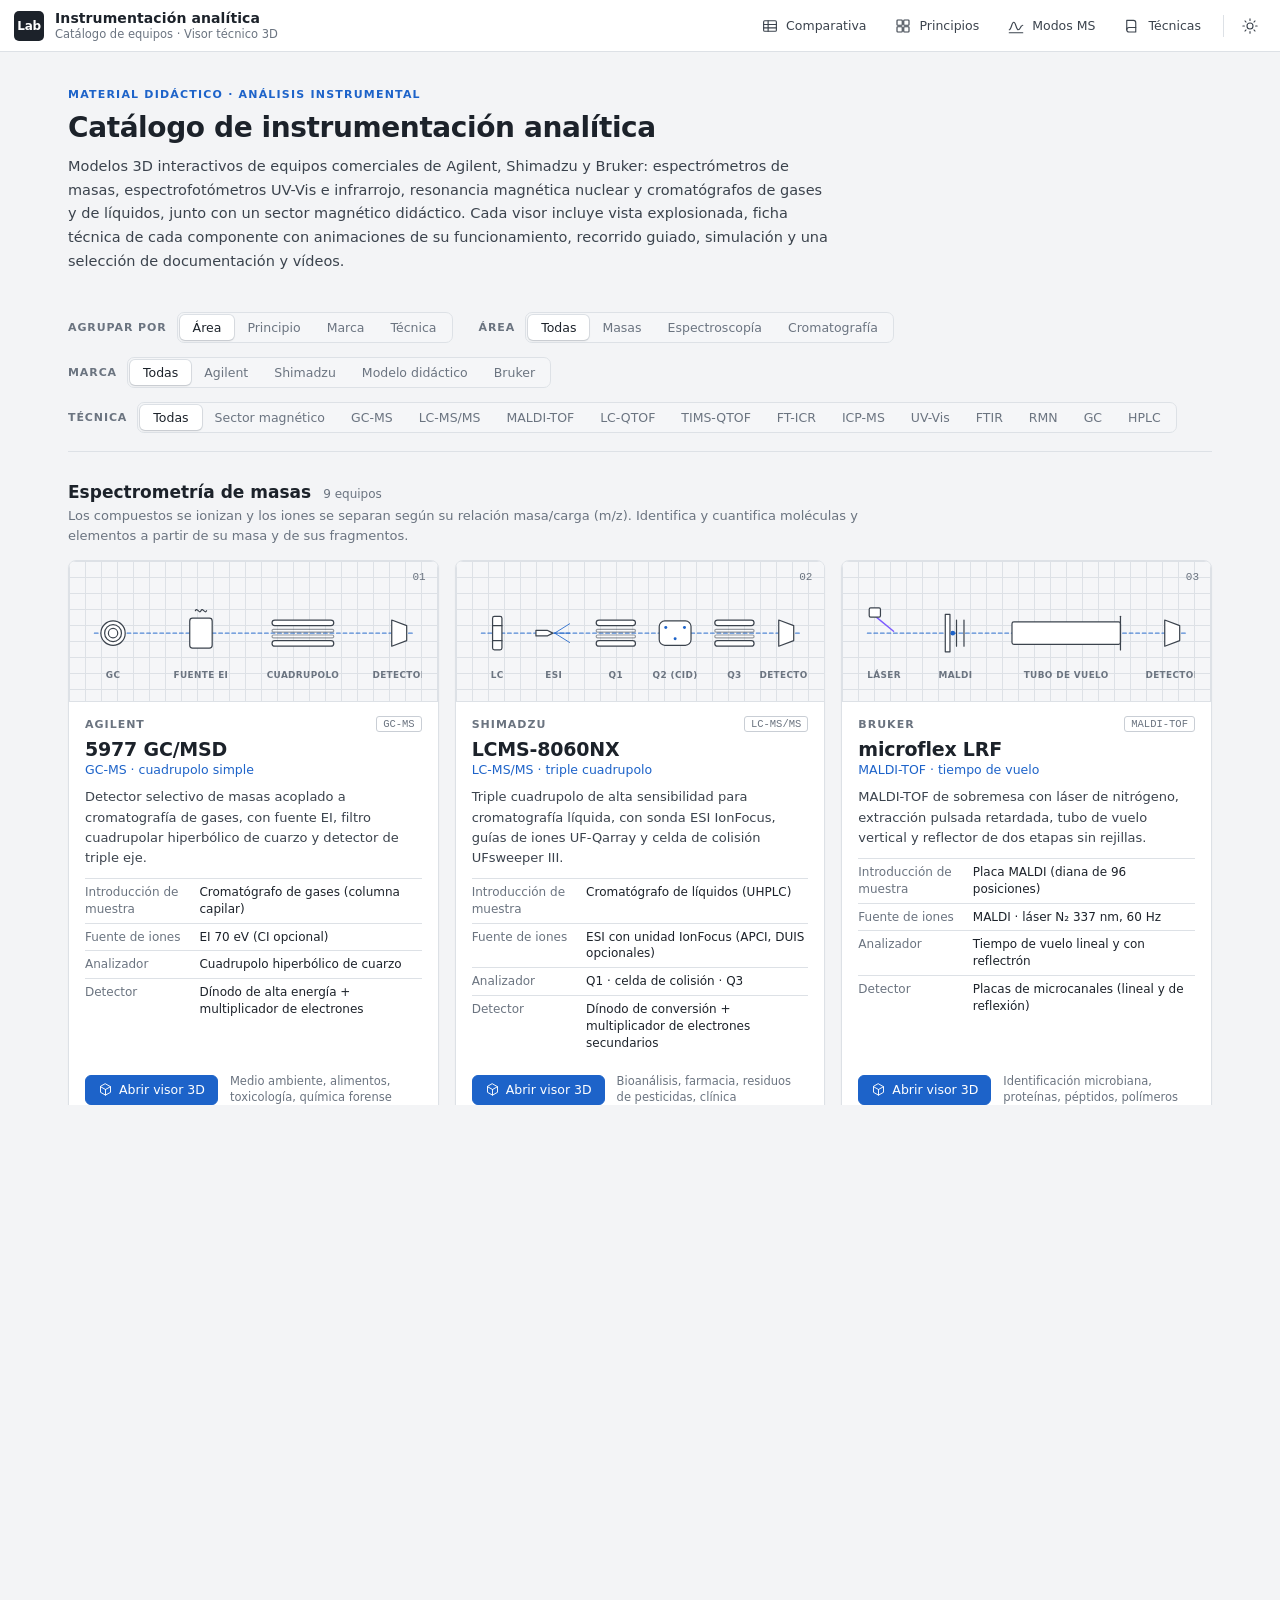
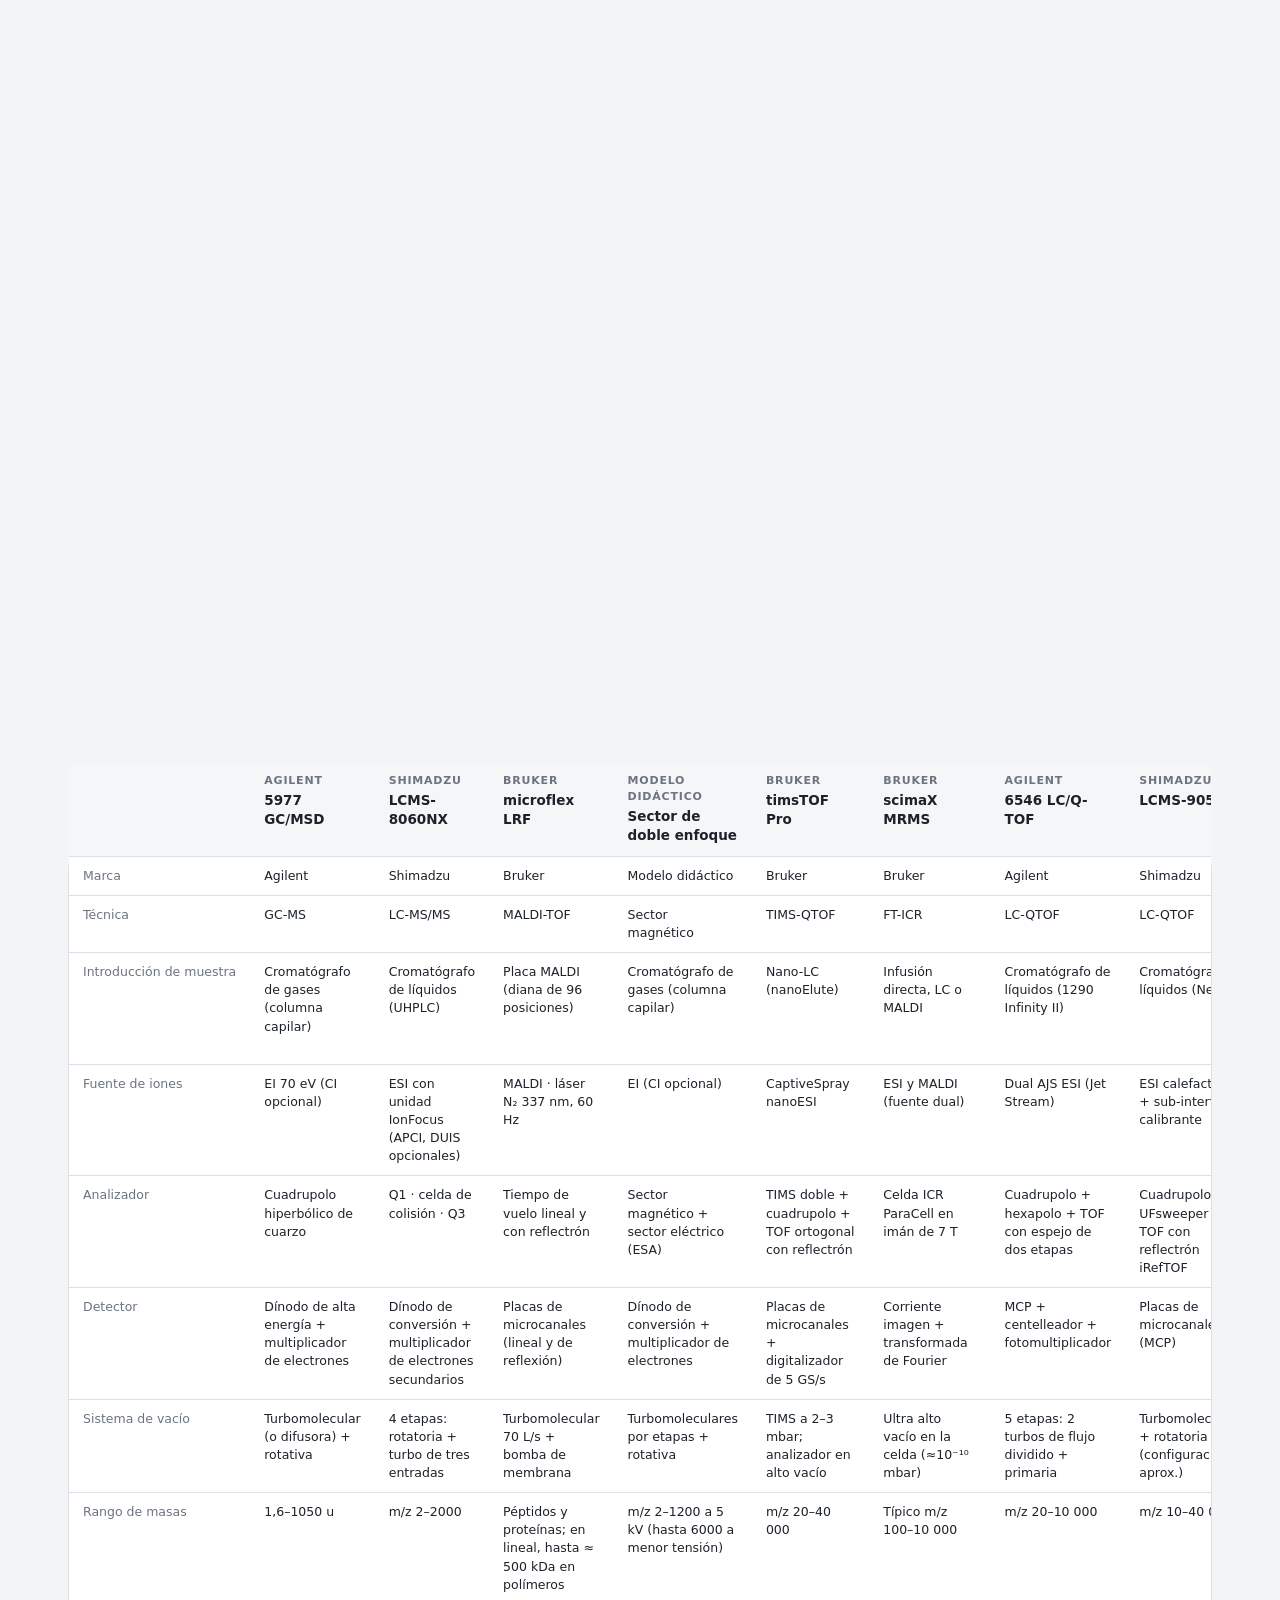
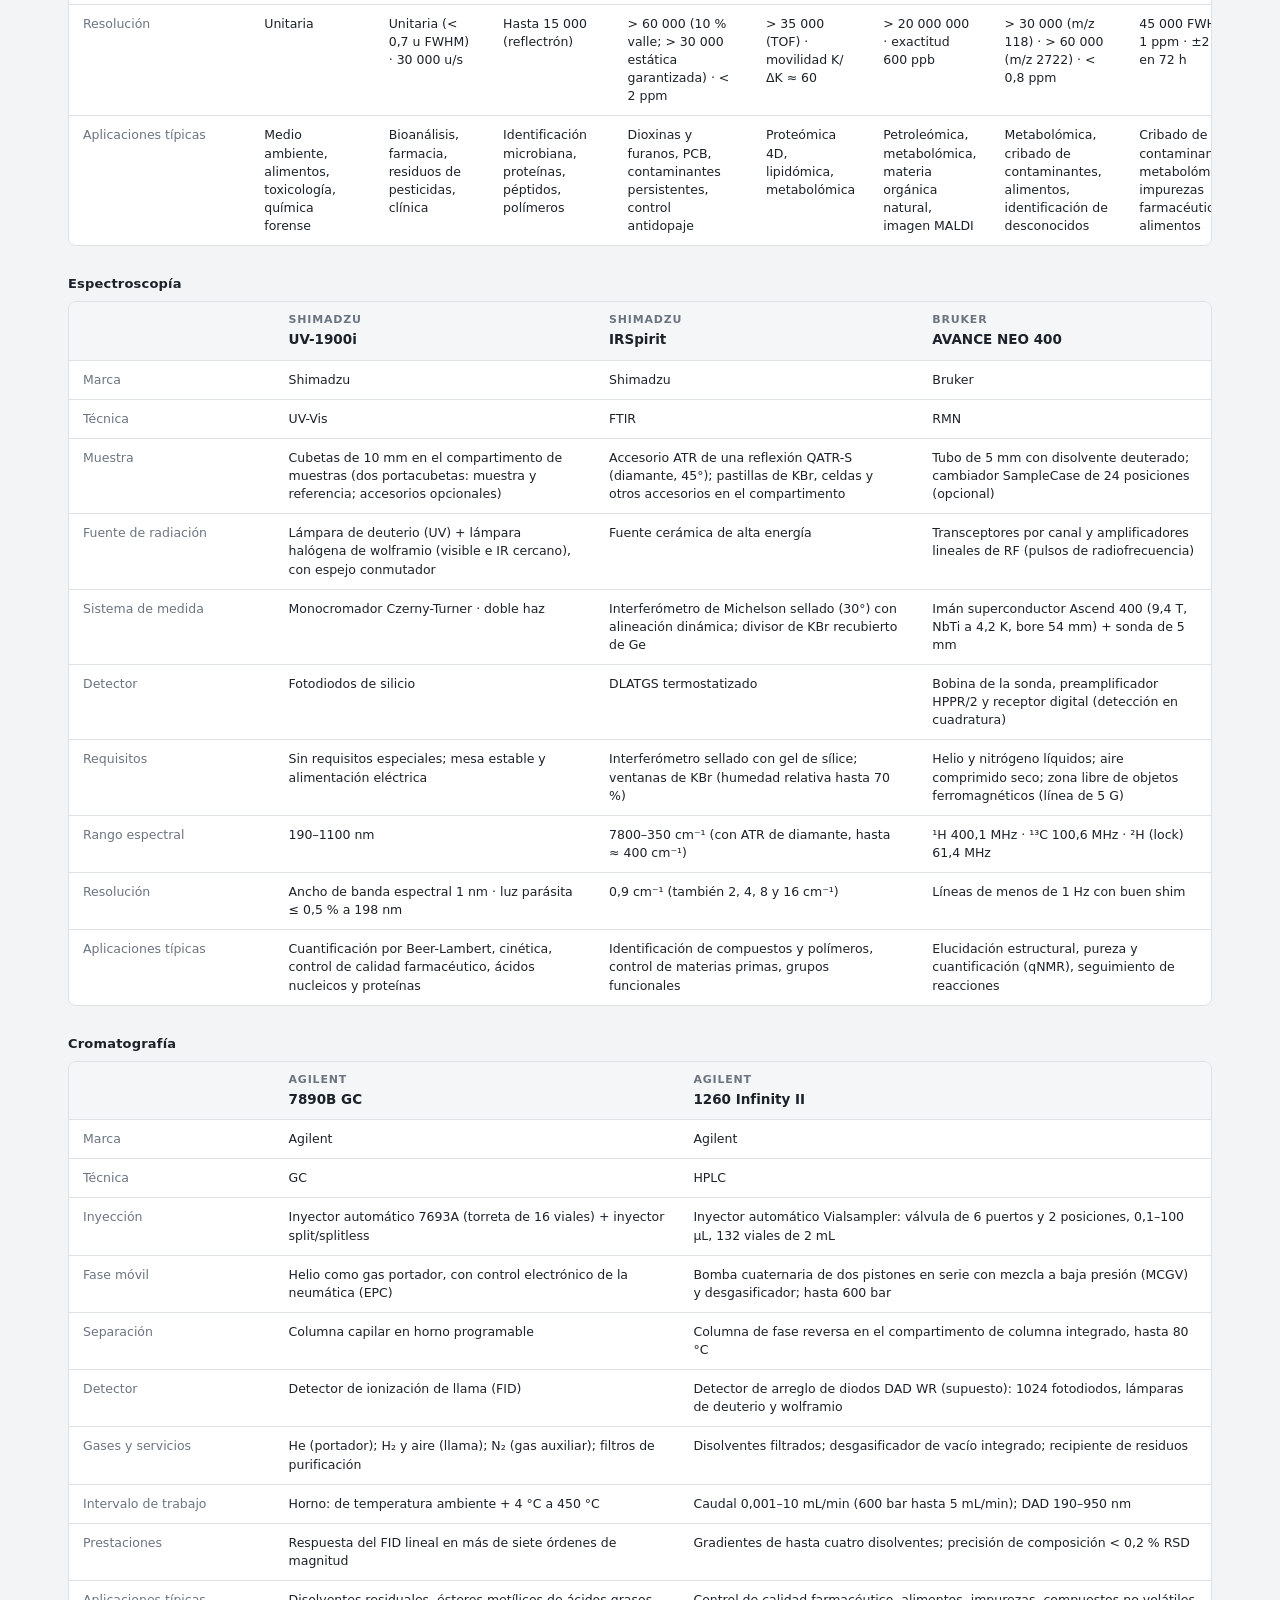
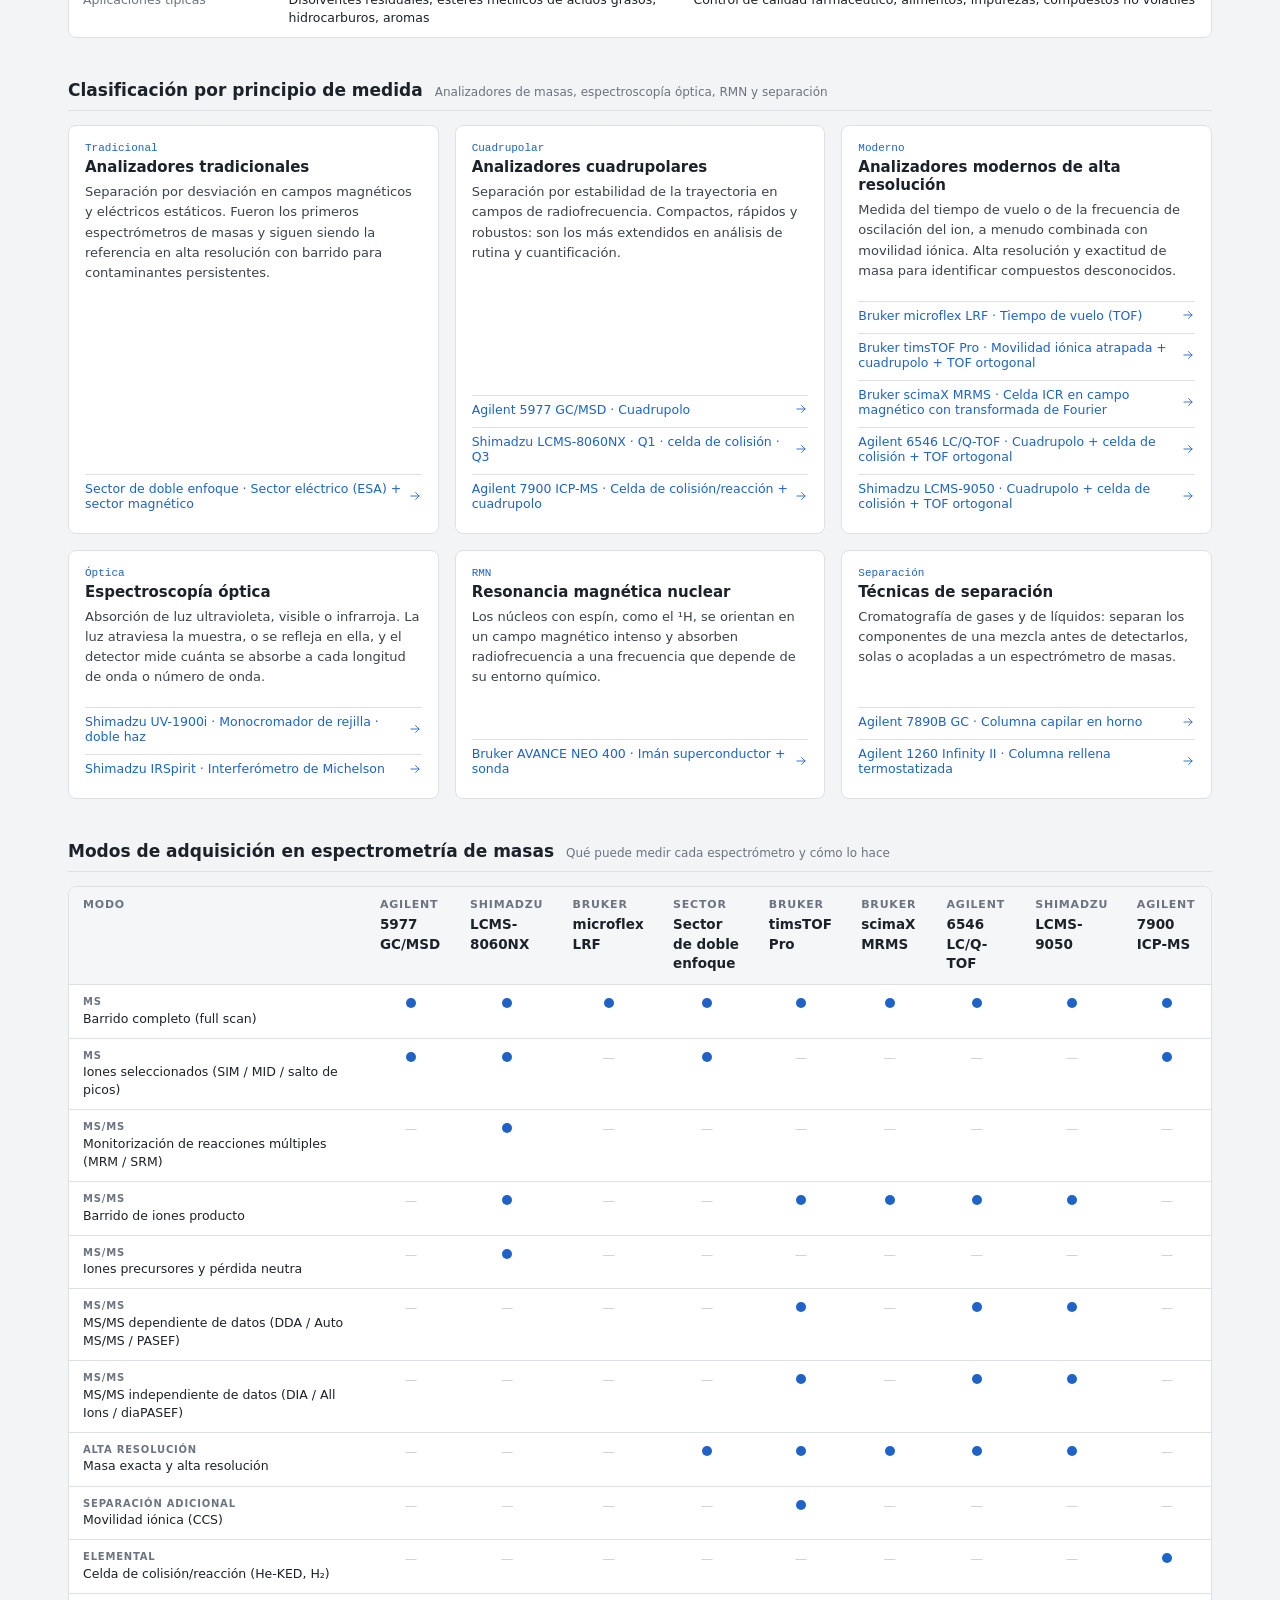
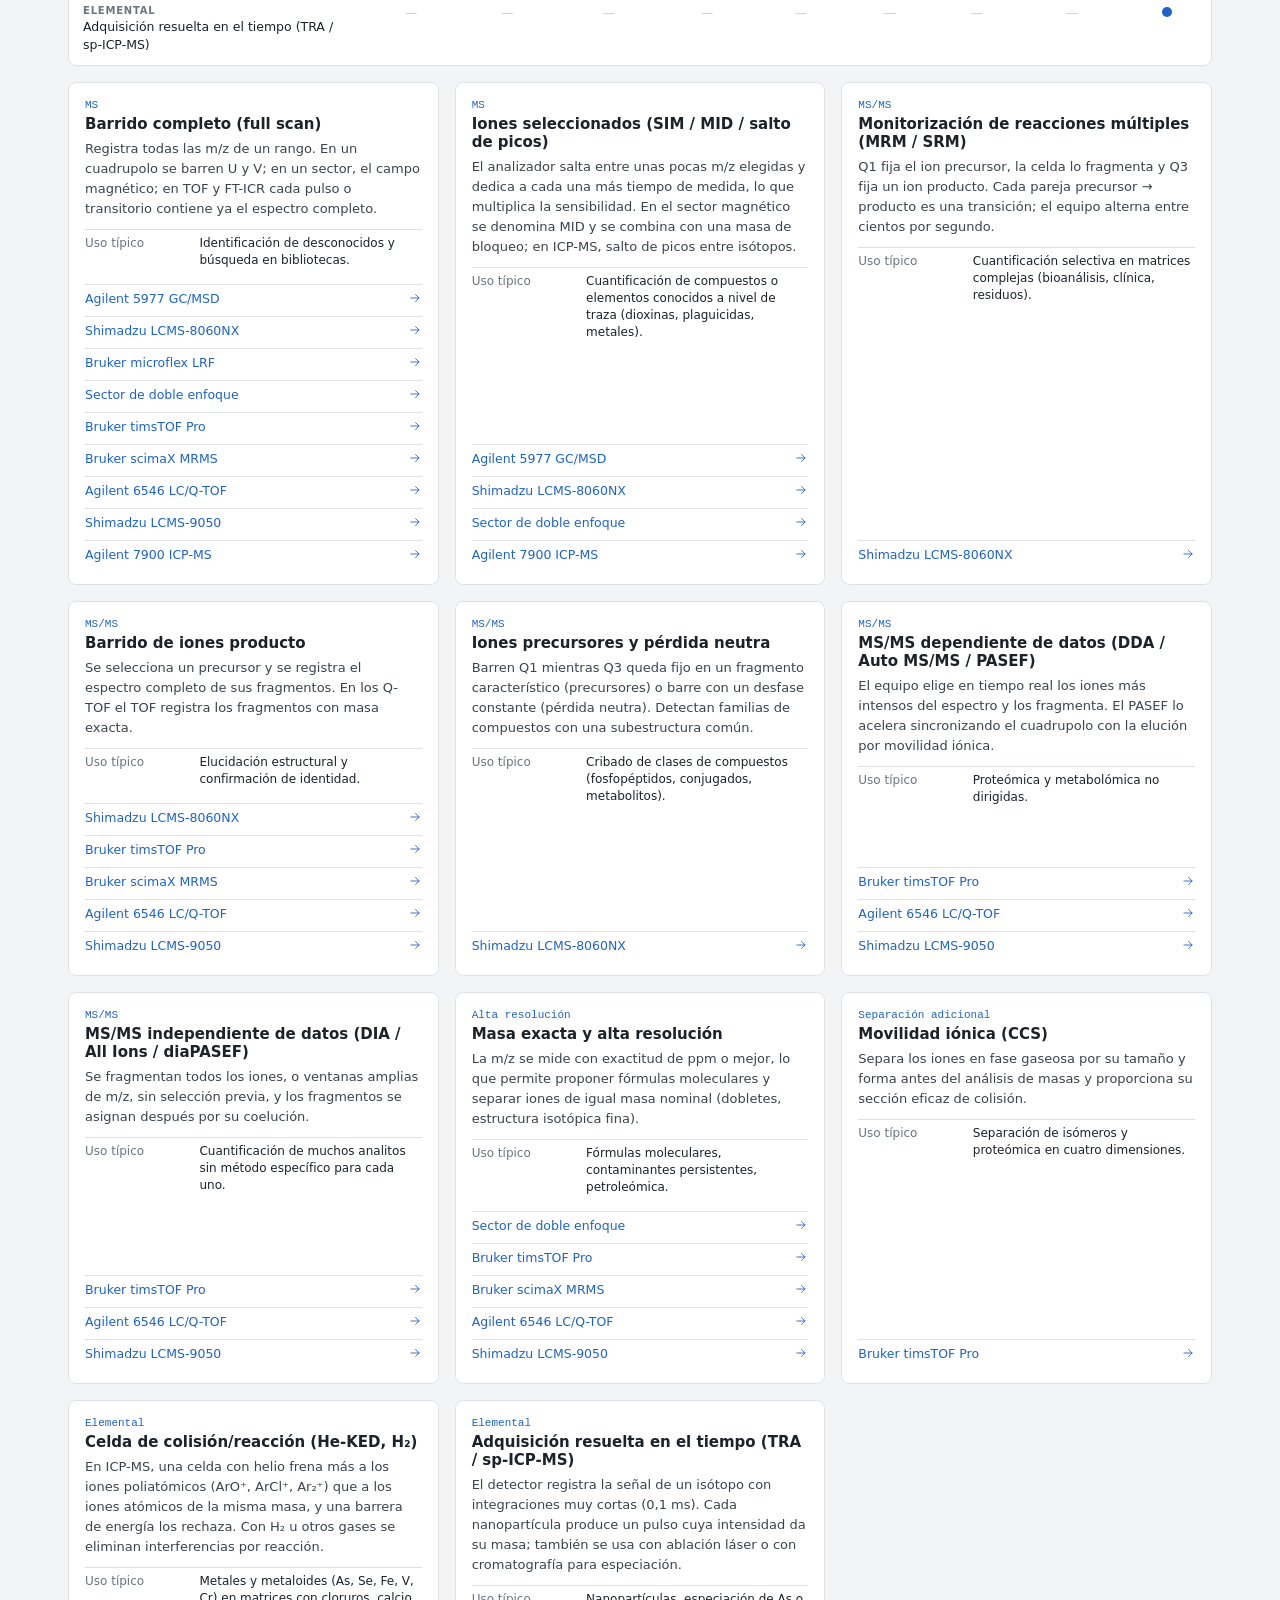
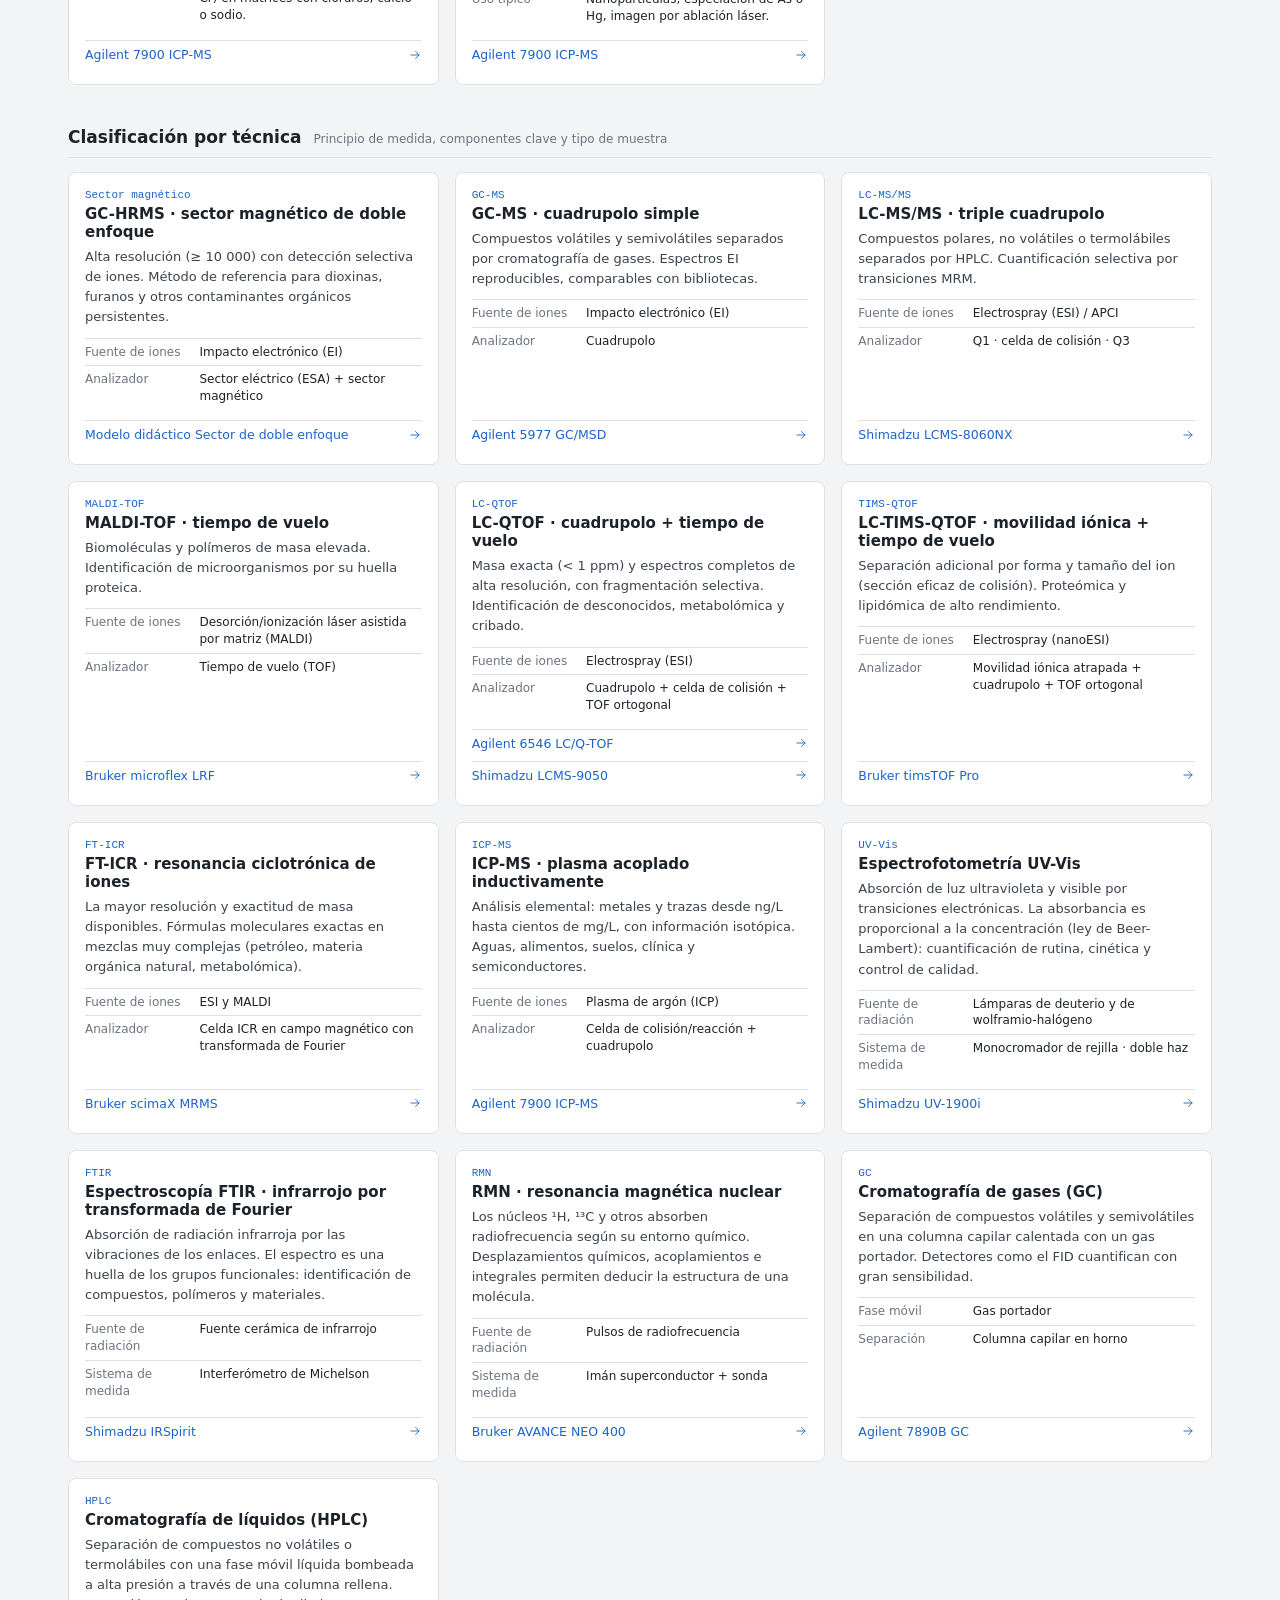
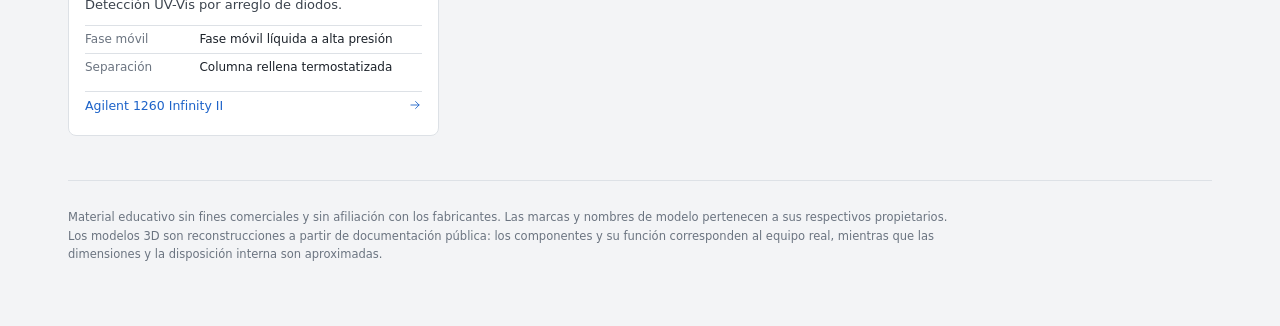
<file: index.html>
<!DOCTYPE html>
<html lang="es" data-theme="light">
<head>
  <meta charset="UTF-8" />
  <meta name="viewport" content="width=device-width, initial-scale=1.0, viewport-fit=cover" />
  <title>Instrumentación analítica · Catálogo de equipos</title>
  <script>
    (function () {
      var t = localStorage.getItem('ms-theme');
      if (!t) t = window.matchMedia && matchMedia('(prefers-color-scheme: dark)').matches ? 'dark' : 'light';
      document.documentElement.dataset.theme = t;
    })();
  </script>
  <link rel="stylesheet" href="css/styles.css" />
  <link rel="stylesheet" href="css/portada.css" />
</head>
<body class="portada">
  <header id="topbar">
    <div class="brand">
      <div class="mark">Lab</div>
      <div class="brand-text">
        <h1>Instrumentación analítica</h1>
        <p>Catálogo de equipos · Visor técnico 3D</p>
      </div>
    </div>
    <div></div>
    <nav>
      <a class="tbtn" href="#comparativa"><svg><use href="#i-table" /></svg><span>Comparativa</span></a>
      <a class="tbtn" href="#clases"><svg><use href="#i-grid" /></svg><span>Principios</span></a>
      <a class="tbtn" href="#modos"><svg><use href="#i-sim" /></svg><span>Modos MS</span></a>
      <a class="tbtn" href="#tecnicas"><svg><use href="#i-book" /></svg><span>Técnicas</span></a>
      <span class="sep"></span>
      <button id="btnTheme" class="tbtn icon" title="Cambiar tema claro / oscuro"><svg class="sun"><use href="#i-sun" /></svg><svg class="moon"><use href="#i-moon" /></svg></button>
    </nav>
  </header>

  <main class="wrap">
    <section class="intro">
      <div class="eyebrow">Material didáctico · Análisis instrumental</div>
      <h2>Catálogo de instrumentación analítica</h2>
      <p>Modelos 3D interactivos de equipos comerciales de Agilent, Shimadzu y Bruker: espectrómetros de masas, espectrofotómetros UV-Vis e infrarrojo,
        resonancia magnética nuclear y cromatógrafos de gases y de líquidos, junto con un sector magnético didáctico. Cada visor incluye vista explosionada,
        ficha técnica de cada componente con animaciones de su funcionamiento, recorrido guiado, simulación y una selección de documentación y vídeos.</p>
    </section>

    <section class="toolbar">
      <div class="filt">
        <span class="flabel">Agrupar por</span>
        <div class="seg" id="fGroup">
          <button data-v="area" class="active">Área</button>
          <button data-v="clase">Principio</button>
          <button data-v="marca">Marca</button>
          <button data-v="tipo">Técnica</button>
        </div>
      </div>
      <div class="filt">
        <span class="flabel">Área</span>
        <div class="seg" id="fArea"></div>
      </div>
      <div class="filt">
        <span class="flabel">Marca</span>
        <div class="seg" id="fMarca"></div>
      </div>
      <div class="filt">
        <span class="flabel">Técnica</span>
        <div class="seg" id="fTipo"></div>
      </div>
    </section>

    <section id="cards"></section>

    <section id="comparativa" class="block-sec">
      <div class="sec-head"><h3>Comparativa técnica</h3><span class="muted">Valores típicos según documentación pública del fabricante</span></div>
      <div id="cmpTables"></div>
    </section>

    <section id="clases" class="block-sec">
      <div class="sec-head"><h3>Clasificación por principio de medida</h3><span class="muted">Analizadores de masas, espectroscopía óptica, RMN y separación</span></div>
      <div class="tech-grid" id="claseGrid"></div>
    </section>

    <section id="modos" class="block-sec">
      <div class="sec-head"><h3>Modos de adquisición en espectrometría de masas</h3><span class="muted">Qué puede medir cada espectrómetro y cómo lo hace</span></div>
      <div class="table-wrap"><table class="cmp modos" id="modosTable"></table></div>
      <div class="tech-grid modos-grid" id="modosGrid"></div>
    </section>

    <section id="tecnicas" class="block-sec">
      <div class="sec-head"><h3>Clasificación por técnica</h3><span class="muted">Principio de medida, componentes clave y tipo de muestra</span></div>
      <div class="tech-grid" id="techGrid"></div>
    </section>

    <footer class="foot">
      <p>Material educativo sin fines comerciales y sin afiliación con los fabricantes. Las marcas y nombres de modelo pertenecen a sus respectivos
        propietarios. Los modelos 3D son reconstrucciones a partir de documentación pública: los componentes y su función corresponden al equipo real,
        mientras que las dimensiones y la disposición interna son aproximadas.</p>
    </footer>
  </main>

  <script type="module" src="js/portada.js"></script>
</body>
</html>
</file>
<file: css/styles.css>
/* =========================================================================
   Visor técnico 3D · estilos
   Temas: [data-theme="light"] y [data-theme="dark"] en <html>
   ========================================================================= */
:root {
  --font: 'Segoe UI', 'Inter', system-ui, -apple-system, Roboto, Helvetica, Arial, sans-serif;
  --mono: 'Cascadia Mono', Consolas, 'SF Mono', Menlo, monospace;
  --top: 52px;
  --status: 26px;
  --gap: 10px;
  --side-w: 272px;
  --info-w: 360px;
  --r: 6px;
  font-family: var(--font);
  font-size: 13px;
}

[data-theme="light"] {
  --bg-1: #f3f4f6; --bg-2: #dcdfe4;
  --panel: rgba(255, 255, 255, 0.94);
  --panel-solid: #ffffff;
  --sub: #f5f6f8;
  --line: #dde1e6;
  --line-2: #c9ced5;
  --text: #1c222a;
  --text-2: #3b434d;
  --muted: #6b7480;
  --accent: #1d63c9;
  --accent-soft: rgba(29, 99, 201, 0.1);
  --accent-text: #ffffff;
  --hover: rgba(20, 30, 45, 0.05);
  --shadow: 0 1px 2px rgba(16, 24, 40, 0.06), 0 4px 16px rgba(16, 24, 40, 0.08);
  --tag-bg: rgba(255, 255, 255, 0.95);
  --tag-line: #7d8794;
  --code-bg: #f1f3f6;
  /* gráficas */
  --ch-axis: #9aa3ae; --ch-grid: #eceef1; --ch-text: #5d6672; --ch-line: #1d63c9;
  --ch-fill0: rgba(29, 99, 201, 0.28); --ch-fill1: rgba(29, 99, 201, 0.02); --ch-peak: #12458f;
  --ch-cursor: #d9480f; --ch-region: rgba(29, 99, 201, 0.12); --ch-region-line: rgba(29, 99, 201, 0.7); --ch-bad: #c92a4a;
}
[data-theme="dark"] {
  --bg-1: #23282f; --bg-2: #101317;
  --panel: rgba(28, 32, 38, 0.94);
  --panel-solid: #1d2127;
  --sub: #242930;
  --line: #31373f;
  --line-2: #3c434c;
  --text: #e5e8ec;
  --text-2: #c3c9d0;
  --muted: #8a94a0;
  --accent: #4b8fea;
  --accent-soft: rgba(75, 143, 234, 0.16);
  --accent-text: #ffffff;
  --hover: rgba(255, 255, 255, 0.05);
  --shadow: 0 1px 2px rgba(0, 0, 0, 0.3), 0 6px 20px rgba(0, 0, 0, 0.3);
  --tag-bg: rgba(29, 33, 39, 0.94);
  --tag-line: #8a94a0;
  --code-bg: #262b32;
  --ch-axis: #59626d; --ch-grid: #2a3038; --ch-text: #9aa4af; --ch-line: #5da0f5;
  --ch-fill0: rgba(93, 160, 245, 0.35); --ch-fill1: rgba(93, 160, 245, 0.02); --ch-peak: #b9d6ff;
  --ch-cursor: #ff8f4d; --ch-region: rgba(93, 160, 245, 0.14); --ch-region-line: rgba(93, 160, 245, 0.75); --ch-bad: #ff5c7a;
}

* { box-sizing: border-box; }
html, body { margin: 0; height: 100%; overflow: hidden; color: var(--text); }
body { background: radial-gradient(120% 90% at 55% 35%, var(--bg-1) 0%, var(--bg-2) 100%); -webkit-font-smoothing: antialiased; }
canvas#c3d { position: fixed; inset: 0; width: 100%; height: 100%; display: block; outline: none; }
.hidden { display: none !important; }
button { font: inherit; color: inherit; }
svg { width: 18px; height: 18px; fill: none; stroke: currentColor; stroke-width: 1.5; stroke-linecap: round; stroke-linejoin: round; flex: none; }
.muted { color: var(--muted); }
::selection { background: var(--accent-soft); }
*::-webkit-scrollbar { width: 8px; height: 8px; }
*::-webkit-scrollbar-thumb { background: var(--line-2); border-radius: 4px; border: 2px solid transparent; background-clip: padding-box; }

/* ---------- carga ---------- */
#loading { position: fixed; inset: 0; z-index: 100; display: flex; flex-direction: column; align-items: center; justify-content: center; gap: 14px;
  background: var(--bg-1); color: var(--muted); font-size: 12px; letter-spacing: .4px; transition: opacity .4s; }
.load-bar { width: 180px; height: 2px; background: var(--line); overflow: hidden; border-radius: 2px; }
.load-bar i { display: block; width: 40%; height: 100%; background: var(--accent); animation: load 1.1s ease-in-out infinite; }
@keyframes load { from { transform: translateX(-100%); } to { transform: translateX(260%); } }

/* ---------- barra superior ---------- */
#topbar { position: fixed; top: 0; left: 0; right: 0; height: var(--top); z-index: 20; display: grid; grid-template-columns: 1fr auto 1fr;
  align-items: center; padding: 0 14px; background: var(--panel-solid); border-bottom: 1px solid var(--line); }
.brand { display: flex; align-items: center; gap: 11px; min-width: 0; }
.mark { width: 30px; height: 30px; border-radius: 5px; display: grid; place-items: center; font-weight: 700; font-size: 12px; letter-spacing: .6px;
  background: var(--text); color: var(--panel-solid); }
.brand-text { min-width: 0; }
.brand h1 { margin: 0; font-size: 14px; font-weight: 600; letter-spacing: .1px; }
.brand p { margin: 1px 0 0; font-size: 11.5px; color: var(--muted); white-space: nowrap; overflow: hidden; text-overflow: ellipsis; }
nav { display: flex; align-items: center; gap: 4px; justify-self: end; }
.sep { width: 1px; height: 22px; background: var(--line); margin: 0 6px; }

.seg { display: inline-flex; background: var(--sub); border: 1px solid var(--line); border-radius: 7px; padding: 2px; }
.seg button { border: 0; background: transparent; padding: 6px 16px; border-radius: 5px; cursor: pointer; font-size: 12.5px; color: var(--muted);
  font-weight: 500; transition: color .15s, background .15s; }
.seg button:hover { color: var(--text); }
.seg button.active { background: var(--panel-solid); color: var(--text); box-shadow: 0 1px 2px rgba(0,0,0,.12), 0 0 0 1px var(--line); }
[data-theme="dark"] .seg button.active { background: #353c46; box-shadow: none; }

.tbtn { display: inline-flex; align-items: center; gap: 7px; height: 32px; padding: 0 11px; border: 1px solid transparent; border-radius: 6px;
  background: transparent; cursor: pointer; font-size: 12.5px; color: var(--text-2); font-weight: 500; }
.tbtn:hover { background: var(--hover); color: var(--text); }
.tbtn.icon { width: 32px; padding: 0; justify-content: center; }
.tbtn.on { background: var(--accent-soft); color: var(--accent); border-color: color-mix(in srgb, var(--accent) 35%, transparent); }
[data-theme="light"] .tbtn .moon, [data-theme="dark"] .tbtn .sun { display: none; }

.btn { display: inline-flex; align-items: center; gap: 6px; height: 30px; padding: 0 12px; border: 1px solid var(--line-2); border-radius: 6px;
  background: var(--panel-solid); cursor: pointer; font-size: 12.5px; font-weight: 500; color: var(--text-2); }
.btn svg { width: 15px; height: 15px; }
.btn:hover { border-color: var(--muted); color: var(--text); }
.btn:disabled { opacity: .45; cursor: default; }
.btn.primary { background: var(--accent); border-color: var(--accent); color: var(--accent-text); }
.btn.primary:hover { filter: brightness(1.08); }
.btn.small { height: 26px; padding: 0 9px; font-size: 12px; }
.ibtn { width: 26px; height: 26px; display: grid; place-items: center; border: 0; border-radius: 5px; background: transparent; cursor: pointer; color: var(--muted); }
.ibtn svg { width: 15px; height: 15px; }
.ibtn:hover { background: var(--hover); color: var(--text); }

/* ---------- paneles ---------- */
.panel { background: var(--panel); border: 1px solid var(--line); border-radius: var(--r); box-shadow: var(--shadow); backdrop-filter: blur(12px); }
.panel-head { display: flex; align-items: center; justify-content: space-between; gap: 8px; padding: 11px 12px 10px 14px; border-bottom: 1px solid var(--line); }
.panel-head h2 { margin: 0; white-space: nowrap; font-size: 11px; font-weight: 600; text-transform: uppercase; letter-spacing: 1px; color: var(--text-2); }
.panel-head.flat { padding: 0 0 8px; }
.panel-head .muted { white-space: nowrap; font-size: 11px; font-variant-numeric: tabular-nums; }

#sidebar { position: fixed; top: calc(var(--top) + var(--gap)); left: var(--gap); bottom: calc(var(--status) + var(--gap)); width: var(--side-w);
  z-index: 15; display: flex; flex-direction: column; }
.search { position: relative; margin: 10px 12px 6px; }
.search svg { position: absolute; left: 9px; top: 50%; transform: translateY(-50%); width: 15px; height: 15px; color: var(--muted); }
input[type=search] { width: 100%; height: 30px; padding: 0 10px 0 31px; border-radius: 6px; border: 1px solid var(--line); background: var(--sub);
  color: var(--text); font: inherit; font-size: 12.5px; outline: none; }
input[type=search]:focus { border-color: var(--accent); background: var(--panel-solid); }
#partList { flex: 1; overflow-y: auto; padding: 4px 6px 10px; }
.cat { width: 100%; display: flex; align-items: center; gap: 6px; padding: 7px 8px 5px; border: 0; background: transparent; cursor: pointer;
  font-size: 11px; font-weight: 600; text-transform: uppercase; letter-spacing: .7px; color: var(--muted); text-align: left; }
.cat svg { width: 12px; height: 12px; transition: transform .15s; transform: rotate(90deg); }
.cat.closed svg { transform: rotate(0deg); }
.cat .n { margin-left: auto; font-weight: 500; letter-spacing: 0; font-variant-numeric: tabular-nums; }
.cat:hover { color: var(--text-2); }
.cat-items.closed { display: none; }
.item { position: relative; display: flex; align-items: center; gap: 8px; width: 100%; text-align: left; padding: 5px 8px 5px 26px; border: 0;
  background: transparent; border-radius: 5px; cursor: pointer; font-size: 12.5px; color: var(--text-2); }
.item::before { content: ''; position: absolute; left: 13px; top: 50%; width: 6px; height: 6px; margin-top: -3px; border-radius: 1.5px; background: var(--c); opacity: .85; }
.item > span:first-child { min-width: 0; overflow: hidden; text-overflow: ellipsis; white-space: nowrap; }
.item:hover { background: var(--hover); color: var(--text); }
.item.sel { background: var(--accent-soft); color: var(--accent); font-weight: 500; }
.item .pos { margin-left: auto; font-family: var(--mono); font-size: 10.5px; color: var(--muted); }
.item .md { font-size: 10px; color: var(--muted); border: 1px solid var(--line); border-radius: 3px; padding: 0 4px; line-height: 15px; }
.empty { padding: 12px; color: var(--muted); font-size: 12px; }

/* ---------- propiedades ---------- */
#info { position: fixed; top: calc(var(--top) + var(--gap)); right: var(--gap); width: var(--info-w); max-height: calc(100% - var(--top) - var(--status) - 2 * var(--gap));
  z-index: 15; display: flex; flex-direction: column; animation: slidein .2s ease; }
@keyframes slidein { from { transform: translateX(12px); opacity: 0; } }
#infoBody { overflow-y: auto; padding: 14px 16px 16px; }
.p-meta { display: flex; align-items: center; gap: 8px; font-size: 11px; color: var(--muted); }
.p-meta .dot { width: 8px; height: 8px; border-radius: 2px; background: var(--c); }
.p-meta .ref { margin-left: auto; font-family: var(--mono); }
#infoBody h3 { margin: 8px 0 2px; font-size: 17px; font-weight: 600; line-height: 1.3; letter-spacing: -.1px; }
#infoBody .en { color: var(--muted); font-size: 12px; margin-bottom: 4px; }
#infoBody h4 { margin: 16px 0 7px; padding-bottom: 5px; font-size: 10.5px; font-weight: 600; text-transform: uppercase; letter-spacing: .9px;
  color: var(--muted); border-bottom: 1px solid var(--line); }
#infoBody p { margin: 0; font-size: 13px; line-height: 1.6; color: var(--text-2); }
#infoBody ul { margin: 0; padding-left: 0; list-style: none; }
#infoBody li { position: relative; padding-left: 14px; font-size: 12.5px; line-height: 1.55; margin-bottom: 6px; color: var(--text-2); }
#infoBody li::before { content: ''; position: absolute; left: 2px; top: 8px; width: 4px; height: 4px; background: var(--muted); border-radius: 1px; }
.specs { width: 100%; border-collapse: collapse; font-size: 12.5px; }
.specs td { padding: 6px 0; border-bottom: 1px solid var(--line); vertical-align: top; line-height: 1.45; }
.specs tr:last-child td { border-bottom: 0; }
.specs td:first-child { color: var(--muted); width: 44%; padding-right: 10px; }
.specs td:last-child { color: var(--text); font-variant-numeric: tabular-nums; }
.tune { display: flex; flex-wrap: wrap; gap: 5px; }
.tune code { font-family: var(--mono); font-size: 11px; padding: 3px 7px; border-radius: 4px; background: var(--code-bg); color: var(--text-2); border: 1px solid var(--line); }
.links { display: flex; flex-direction: column; gap: 1px; }
.links button { display: flex; align-items: center; justify-content: space-between; gap: 8px; padding: 6px 8px; margin: 0 -8px; border: 0; border-radius: 5px;
  background: transparent; cursor: pointer; font-size: 12.5px; color: var(--text-2); text-align: left; }
.links button svg { width: 13px; height: 13px; color: var(--muted); }
.links button:hover { background: var(--hover); color: var(--accent); }
.info-actions { display: flex; gap: 6px; margin-top: 16px; padding-top: 12px; border-top: 1px solid var(--line); }

/* ---------- barra de herramientas de la vista ---------- */
#viewbar { position: fixed; left: 50%; bottom: calc(var(--status) + 14px); transform: translateX(-50%); z-index: 17; display: flex; align-items: center;
  gap: 2px; padding: 4px; background: var(--panel); border: 1px solid var(--line); border-radius: 8px; box-shadow: var(--shadow); backdrop-filter: blur(12px);
  transition: bottom .25s ease; }
#viewbar .grp { display: flex; align-items: center; gap: 1px; padding: 0 3px; }
#viewbar .grp + .grp { border-left: 1px solid var(--line); }
.vbtn { width: 32px; height: 30px; display: grid; place-items: center; border: 0; border-radius: 5px; background: transparent; cursor: pointer; color: var(--text-2); }
.vbtn:hover { background: var(--hover); color: var(--text); }
.vbtn.on { background: var(--accent-soft); color: var(--accent); }
.explode { gap: 8px !important; padding: 0 10px !important; color: var(--text-2); }
.explode .lead { width: 17px; height: 17px; }
#explode { width: 150px; accent-color: var(--accent); }
#explodeVal { width: 38px; text-align: right; font-size: 11.5px; font-family: var(--mono); color: var(--muted); }
body.sim-open #viewbar { bottom: calc(var(--status) + 280px + 2 * var(--gap)); }

/* ---------- barra de estado ---------- */
#statusbar { position: fixed; left: 0; right: 0; bottom: 0; height: var(--status); z-index: 20; display: flex; align-items: center; justify-content: space-between;
  gap: 16px; padding: 0 14px; background: var(--panel-solid); border-top: 1px solid var(--line); font-size: 11.5px; color: var(--muted); }
#statusbar span { white-space: nowrap; overflow: hidden; text-overflow: ellipsis; }
#stSel b { color: var(--text-2); font-weight: 600; }

/* ---------- etiquetas 3D (cotas tipo plano) ---------- */
#labels { position: fixed; inset: 0; pointer-events: none; z-index: 10; }
.tag { position: absolute; transform: translate(-50%, calc(-100% - 16px)); pointer-events: auto; cursor: pointer; white-space: nowrap;
  font-size: 11px; font-weight: 500; padding: 3px 7px; border-radius: 3px; background: var(--tag-bg); border: 1px solid var(--line-2);
  color: var(--text-2); box-shadow: 0 1px 3px rgba(0,0,0,.12); transition: opacity .2s; }
.tag::after { content: ''; position: absolute; left: 50%; top: 100%; width: 1px; height: 13px; background: var(--tag-line); }
.tag::before { content: ''; position: absolute; left: calc(50% - 2.5px); top: calc(100% + 12px); width: 5px; height: 5px; border-radius: 50%; background: var(--tag-line); }
.tag:hover, .tag.sel { background: var(--accent); color: var(--accent-text); border-color: var(--accent); }
.tag:hover::after, .tag.sel::after, .tag:hover::before, .tag.sel::before { background: var(--accent); }
#tooltip { position: fixed; z-index: 30; pointer-events: none; font-size: 12px; padding: 4px 8px; border-radius: 4px; background: var(--text);
  color: var(--panel-solid); transform: translate(14px, 16px); white-space: nowrap; }

/* ---------- recorrido ---------- */
#tour { position: fixed; top: calc(var(--top) + var(--gap)); left: 50%; transform: translateX(-50%); width: min(600px, calc(100% - 2 * var(--side-w) - 60px));
  min-width: 380px; z-index: 18; padding: 12px 16px 14px; }
.tour-head { display: flex; align-items: center; justify-content: space-between; font-size: 11px; font-weight: 600; color: var(--muted);
  text-transform: uppercase; letter-spacing: .9px; font-variant-numeric: tabular-nums; }
.tour-progress { height: 2px; background: var(--line); margin: 6px 0 10px; border-radius: 2px; overflow: hidden; }
.tour-progress i { display: block; height: 100%; background: var(--accent); transition: width .3s ease; }
#tour h3 { margin: 0 0 6px; font-size: 15.5px; font-weight: 600; }
#tour p { margin: 0 0 12px; font-size: 13px; line-height: 1.6; color: var(--text-2); }
.tour-nav { display: flex; align-items: center; justify-content: space-between; gap: 10px; }
.tour-btns { display: flex; gap: 6px; }
#tourDots { display: flex; gap: 4px; }
#tourDots i { width: 14px; height: 3px; border-radius: 2px; background: var(--line-2); cursor: pointer; }
#tourDots i.done { background: color-mix(in srgb, var(--accent) 45%, var(--line-2)); }
#tourDots i.on { background: var(--accent); }

/* ---------- simulación ---------- */
#simpanel { position: fixed; left: calc(var(--side-w) + 2 * var(--gap)); right: var(--gap); bottom: calc(var(--status) + var(--gap)); height: 280px; z-index: 16;
  display: grid; grid-template-columns: 250px 1fr 290px; grid-template-rows: minmax(0, 1fr); gap: 10px; padding: 12px; }
body.info-open #simpanel { right: calc(var(--info-w) + 2 * var(--gap)); }
.sim-controls { display: flex; flex-direction: column; gap: 5px; overflow-y: auto; padding-right: 2px; }
.sim-controls label { display: flex; justify-content: space-between; align-items: center; font-size: 12px; color: var(--muted); gap: 8px; }
.sim-controls select { height: 26px; background: var(--sub); color: var(--text); border: 1px solid var(--line); border-radius: 5px; padding: 0 6px;
  font: inherit; font-size: 12px; max-width: 140px; }
.readouts { flex: none; display: grid; grid-template-columns: 1fr 1fr; gap: 1px; margin-top: 4px; background: var(--line); border: 1px solid var(--line); border-radius: 5px; overflow: hidden; }
.readouts div { display: flex; flex-direction: column; padding: 5px 8px; background: var(--panel-solid); font-size: 10.5px; color: var(--muted); }
.readouts b { font-family: var(--mono); font-size: 13px; font-weight: 500; color: var(--text); font-variant-numeric: tabular-nums; }
.fine { font-size: 10.5px; color: var(--muted); line-height: 1.45; margin: 2px 0 0; }
.legend { display: flex; align-items: center; flex-wrap: wrap; gap: 2px 4px; }
.lg { display: inline-block; width: 7px; height: 7px; border-radius: 50%; margin-left: 6px; }
.lg:first-child { margin-left: 0; }
.lg.ok { background: #f08c00; } .lg.bad { background: #e03150; } .lg.e { background: #2fa9d9; }
.sim-chart { display: flex; flex-direction: column; min-width: 0; border: 1px solid var(--line); border-radius: 5px; padding: 7px 9px 4px; background: var(--panel-solid); }
.chart-title { font-size: 10.5px; font-weight: 600; text-transform: uppercase; letter-spacing: .8px; color: var(--muted); }
.sim-chart canvas { flex: 1 1 0; width: 100%; height: 0; min-height: 0; }

/* ---------- modal ---------- */
.modal { position: fixed; inset: 0; z-index: 50; display: grid; place-items: center; background: rgba(10, 14, 20, 0.45); }
.modal-box { position: relative; width: min(660px, 92vw); max-height: 86vh; display: flex; flex-direction: column; background: var(--panel-solid);
  border: 1px solid var(--line); border-radius: 8px; box-shadow: var(--shadow); }
.modal-body { overflow-y: auto; padding: 14px 20px 18px; }
.modal-body p { font-size: 13px; line-height: 1.65; color: var(--text-2); margin: 0 0 8px; }
.modal-body h4 { margin: 16px 0 6px; padding-bottom: 5px; font-size: 10.5px; font-weight: 600; text-transform: uppercase; letter-spacing: .9px;
  color: var(--muted); border-bottom: 1px solid var(--line); }
.modal-body .specs td:first-child { width: 32%; }

@media (max-width: 1180px) {
  :root { --side-w: 236px; --info-w: 320px; }
  #simpanel { grid-template-columns: 220px 1fr; }
  #simpanel .narrow { display: none; }
  .brand p { display: none; }
  #statusbar .hint { display: none; }
  #explode { width: 100px; }
}
@media (max-width: 860px) {
  .tbtn span { display: none; }
  .tbtn { width: 32px; padding: 0; justify-content: center; }
  #tour { left: var(--gap); right: var(--gap); transform: none; width: auto; min-width: 0; }
}

/* ---------- selector de equipo ---------- */
a.mark { text-decoration: none; }
.brand { position: relative; }
.eq-switch { display: inline-flex; align-items: center; gap: 6px; padding: 2px 6px; margin: -2px -6px; border: 0; border-radius: 5px;
  background: transparent; cursor: pointer; text-align: left; }
.eq-switch:hover, .eq-switch.open { background: var(--hover); }
.eq-switch h1 { font-weight: 500; }
.eq-switch h1 b { font-weight: 650; }
.eq-switch .dn { width: 14px; height: 14px; color: var(--muted); transition: transform .15s; }
.eq-switch.open .dn { transform: rotate(180deg); }
.menu { position: absolute; top: 44px; left: 40px; z-index: 40; width: 300px; padding: 6px; background: var(--panel-solid);
  border: 1px solid var(--line); border-radius: 8px; box-shadow: var(--shadow); }
.menu-grp { padding: 8px 10px 4px; font-size: 10.5px; font-weight: 600; text-transform: uppercase; letter-spacing: .9px; color: var(--muted); }
.menu-item { display: flex; align-items: center; justify-content: space-between; gap: 10px; padding: 7px 10px; border-radius: 5px;
  color: var(--text-2); text-decoration: none; font-size: 13px; }
.menu-item:hover { background: var(--hover); color: var(--text); }
.menu-item.cur { background: var(--accent-soft); color: var(--accent); font-weight: 500; }
.badge-t { font-size: 10.5px; font-family: var(--mono); padding: 1px 6px; border: 1px solid var(--line-2); border-radius: 3px; color: var(--muted); }
.menu-foot { display: flex; align-items: center; gap: 8px; margin-top: 6px; padding: 9px 10px 5px; border-top: 1px solid var(--line);
  color: var(--accent); text-decoration: none; font-size: 12.5px; font-weight: 500; }
.menu-foot svg { width: 15px; height: 15px; }
a.tbtn { text-decoration: none; }

/* ---------- recursos ---------- */
.modal-box.wide { width: min(820px, 94vw); }
.res-intro { color: var(--muted) !important; font-size: 12.5px !important; }
.res-list { display: flex; flex-direction: column; border: 1px solid var(--line); border-radius: 6px; overflow: hidden; }
.res { display: grid; grid-template-columns: 34px 1fr auto 18px; align-items: center; gap: 12px; padding: 10px 12px; text-decoration: none;
  color: var(--text); border-top: 1px solid var(--line); background: var(--panel-solid); }
.res:first-child { border-top: 0; }
.res:hover { background: var(--sub); }
.res:hover .res-ext { color: var(--accent); }
.res-ic { width: 34px; height: 34px; display: grid; place-items: center; border-radius: 6px; background: var(--sub); color: var(--text-2); border: 1px solid var(--line); }
.res-ic svg { width: 17px; height: 17px; }
.res-main { display: flex; flex-direction: column; min-width: 0; }
.res-main b { font-size: 13px; font-weight: 600; }
.res-main small { font-size: 12px; color: var(--muted); margin-top: 1px; }
.res-meta { display: flex; gap: 4px; }
.res-meta span { font-size: 10.5px; padding: 1px 6px; border-radius: 3px; border: 1px solid var(--line); color: var(--muted); white-space: nowrap; }
.res-ext { width: 15px; height: 15px; color: var(--muted); }
/* recorrido acoplado a la derecha mientras la simulación está abierta */
body.tour-open.sim-open #tour { left: auto; right: var(--gap); transform: none; width: var(--info-w); min-width: 0; }
body.tour-open.sim-open #simpanel { right: calc(var(--info-w) + 2 * var(--gap)); }
body.tour-open.sim-open #tour p { max-height: 260px; overflow-y: auto; }
#viewbar { transition: none; }body.tour-open.sim-open .tour-nav { flex-direction: column; align-items: stretch; gap: 8px; }
body.tour-open.sim-open .tour-btns { justify-content: space-between; }
body.tour-open.sim-open #tourDots { justify-content: center; }
body.tour-open.sim-open #simpanel { grid-template-columns: 220px 1fr 1fr; }
/* ===================== MODO PELÍCULA ===================== */
body.cine-on #topbar, body.cine-on #sidebar, body.cine-on #info, body.cine-on #tour, body.cine-on #viewbar,
body.cine-on #statusbar, body.cine-on #labels, body.cine-on #tooltip { display: none !important; }
body.cine-on.sim-open #simpanel { right: var(--gap); left: var(--gap); bottom: var(--gap); }
#cine { position: fixed; inset: 0; z-index: 40; pointer-events: none; font-family: var(--font); }
#cine.hidden { display: none; }
#cine.nocursor { cursor: none; }
#cine .cine-vig { position: absolute; inset: 0; background: linear-gradient(to top, rgba(8, 12, 18, 0.42), rgba(8, 12, 18, 0) 26%),
  linear-gradient(to bottom, rgba(8, 12, 18, 0.16), rgba(8, 12, 18, 0) 14%); }
#cine .cine-fade { position: absolute; inset: 0; background: var(--bg-2); opacity: 1; transition: opacity 1.6s ease; }
#cine .cine-fade.out { opacity: 0; }
#cine .cine-card { position: absolute; left: 6vw; top: 12vh; color: #fff; opacity: 0; transform: translateY(10px);
  transition: opacity 1.1s ease, transform 1.1s ease; text-shadow: 0 2px 18px rgba(0, 0, 0, 0.45); max-width: 46vw; }
#cine .cine-card.show { opacity: 1; transform: none; pointer-events: auto; }
#cine .cine-card .kick { font-size: 13px; letter-spacing: 0.28em; text-transform: uppercase; opacity: 0.85; }
#cine .cine-card h2 { margin: 6px 0 8px; font-size: clamp(30px, 4.6vw, 58px); font-weight: 650; letter-spacing: -0.01em; line-height: 1.05; }
#cine .cine-card p { margin: 0; font-size: 15px; opacity: 0.9; }
#cine .cine-card::before { content: ''; display: block; width: 42px; height: 3px; background: var(--accent); margin-bottom: 14px; }
#cine .cine-end { display: flex; gap: 8px; margin-top: 18px; text-shadow: none; }
#cine .cine-end.hidden { display: none; }
[data-theme="light"] #cine .cine-card { color: #141a22; text-shadow: 0 1px 14px rgba(255, 255, 255, 0.8); }
#cine .cine-chap { position: absolute; left: 4vw; bottom: 150px; display: flex; align-items: center; gap: 12px; color: #fff; opacity: 0;
  transform: translateX(-14px); }
#cine .cine-chap.show { animation: cineChap 5.2s ease forwards; }
@keyframes cineChap { 0% { opacity: 0; transform: translateX(-14px); } 12% { opacity: 1; transform: none; } 82% { opacity: 1; transform: none; }
  100% { opacity: 0; transform: translateX(6px); } }
#cine .cine-chap .num { font: 600 13px var(--mono); padding: 6px 8px; border: 1px solid rgba(255, 255, 255, 0.6); border-radius: 4px; }
#cine .cine-chap small { display: block; font-size: 11px; letter-spacing: 0.22em; text-transform: uppercase; opacity: 0.8; }
#cine .cine-chap b { font-size: 19px; font-weight: 600; text-shadow: 0 1px 10px rgba(0, 0, 0, 0.45); }
#cine .cine-sub { position: absolute; left: 50%; bottom: 64px; transform: translateX(-50%); width: min(880px, 86vw); text-align: center;
  opacity: 0; transition: opacity 0.35s ease; }
#cine .cine-sub.show { opacity: 1; }
#cine .cine-sub span { display: inline; padding: 4px 10px; line-height: 1.75; font-size: clamp(15px, 1.45vw, 20px); color: #fff;
  background: rgba(10, 14, 20, 0.72); border-radius: 4px; box-decoration-break: clone; -webkit-box-decoration-break: clone; }
body.cine-on.sim-open #cine .cine-sub { bottom: 312px; }
body.cine-on.sim-open #cine .cine-chap { bottom: 392px; }
#cine .cine-bar { position: absolute; left: 50%; bottom: 12px; transform: translate(-50%, 8px); width: min(980px, 94vw); display: flex; align-items: center;
  gap: 6px; padding: 6px 10px; border-radius: 10px; background: rgba(14, 18, 24, 0.78); color: #e8ebef; opacity: 0; pointer-events: auto;
  transition: opacity 0.35s ease, transform 0.35s ease; backdrop-filter: blur(6px); }
#cine .cine-bar.show, #cine.paused .cine-bar { opacity: 1; transform: translate(-50%, 0); }
body.cine-on.sim-open #cine .cine-bar { bottom: 262px; }
#cine .cbtn { width: 30px; height: 30px; display: grid; place-items: center; border: 0; background: none; color: inherit; border-radius: 6px; cursor: pointer; opacity: 0.85; }
#cine .cbtn:hover { background: rgba(255, 255, 255, 0.1); opacity: 1; }
#cine .cbtn.big { width: 36px; height: 34px; }
#cine .cbtn svg { width: 18px; height: 18px; fill: none; stroke: currentColor; stroke-width: 1.6; }
#cine .cbtn[data-a="play"] svg { fill: currentColor; stroke-width: 1.2; }
#cine .cbtn:not(.on)[data-a="cc"], #cine .cbtn:not(.on)[data-a="voz"] { opacity: 0.4; }
#cine .cbtn.hidden { display: none; }
#cine .time { font: 12px var(--mono); min-width: 92px; text-align: center; opacity: 0.85; }
#cine .cine-prog { flex: 1; display: flex; gap: 3px; height: 14px; align-items: center; cursor: pointer; }
#cine .cine-prog i { position: relative; height: 4px; background: rgba(255, 255, 255, 0.22); border-radius: 2px; overflow: hidden; transition: height 0.15s; }
#cine .cine-prog i:hover { height: 7px; }
#cine .cine-prog i.done b { width: 100% !important; }
#cine .cine-prog b { position: absolute; left: 0; top: 0; bottom: 0; width: 0; background: var(--accent); }
@media (max-width: 700px) { #cine .time { display: none; } #cine .cine-card { max-width: 86vw; } #cine .cine-chap { bottom: 120px; } }
[data-theme="light"] #cine .cine-chap { color: #141a22; }
[data-theme="light"] #cine .cine-chap .num { border-color: rgba(20, 26, 34, 0.5); }
[data-theme="light"] #cine .cine-chap b { text-shadow: 0 1px 10px rgba(255, 255, 255, 0.9); }
[data-theme="light"] #cine .cine-vig { background: linear-gradient(to top, rgba(8, 12, 18, 0.18), rgba(8, 12, 18, 0) 22%); }

/* =========================================================================
   TABLETAS Y MÓVILES (el escritorio ≥ 1180 px no cambia)
   · Modo cajón (≤ 860 px, o móvil apaisado): la estructura del modelo se abre con «Componentes».
   · Móvil vertical (≤ 760 px de ancho): barra inferior de acciones y hojas inferiores
     (estructura, propiedades, simulación, recorrido) con asa para arrastrar.
   · Móvil apaisado (≤ 500 px de alto): paneles laterales y barra superior compacta.
   Las mismas consultas están en main.js (MQ) para el encuadre de la cámara.
   ========================================================================= */
#btnParts, #partsClose, #tgMore { display: none; }
.nav-main, .nav-tools { display: contents; }
html:has(body.visor), body.visor { overscroll-behavior: none; }
body.visor { touch-action: pan-x pan-y; }            /* sin zoom de página; el lienzo 3D (touch-action: none) sí pellizca */
#explode { touch-action: none; }
.toast { position: fixed; left: 50%; bottom: calc(var(--status) + 74px); z-index: 22; width: max-content; max-width: calc(100vw - 32px); padding: 9px 16px;
  border-radius: 20px; background: rgba(16, 20, 26, 0.88); color: #eef1f4; font-size: 12.5px; line-height: 1.45; text-align: center;
  pointer-events: none; opacity: 0; transform: translate(-50%, 8px); transition: opacity .35s ease, transform .35s ease; }
.toast.show { opacity: 1; transform: translate(-50%, 0); }

@media (max-width: 1179px) {
  body.visor .brand h1 { white-space: nowrap; overflow: hidden; text-overflow: ellipsis; }
  body.visor .eq-switch { max-width: calc(100% + 12px); min-width: 0; }   /* compensa el margen negativo */
}

/* ---------- modo cajón: tabletas en vertical y todos los móviles ---------- */
@media (max-width: 860px), (max-height: 500px) and (max-width: 1000px) {
  body.visor #topbar { grid-template-columns: minmax(0, 1fr) auto auto; column-gap: 10px; }
  body.visor .tbtn { width: 40px; height: 40px; }
  #btnCat { display: none; }                         /* el logotipo «MS» y el menú del equipo llevan al catálogo */
  #btnParts { display: inline-flex; }
  #partsClose { display: grid; }
  #partCount { margin-left: auto; }
  #sidebar { z-index: 19; visibility: hidden; transform: translateX(calc(-100% - 3 * var(--gap)));
    transition: transform .26s cubic-bezier(.2, .8, .2, 1), visibility 0s linear .26s; box-shadow: 0 12px 48px rgba(0, 0, 0, 0.28); }
  body.parts-open #sidebar { visibility: visible; transform: none; transition: transform .26s cubic-bezier(.2, .8, .2, 1); }
  #simpanel { left: var(--gap); }
  body.info-open #tour { right: calc(var(--info-w) + 2 * var(--gap)); }
  /* equipo en dos líneas: marca pequeña encima del modelo */
  body.visor .eq-switch { min-height: 40px; padding: 2px 6px; margin: 0; max-width: 100%; }
  body.visor .eq-switch h1 { display: grid; grid-template-columns: minmax(0, max-content); min-width: 0; line-height: 1.2; }
  #brandName { font-size: 10px; font-weight: 600; text-transform: uppercase; letter-spacing: .7px; color: var(--muted); overflow: hidden; text-overflow: ellipsis; }
  #modelName { font-size: 14.5px; overflow: hidden; text-overflow: ellipsis; }
  /* barra de vista compacta: inicio · explosionado · transparencia · «más» (abre una segunda fila con el resto) */
  #viewbar { flex-wrap: wrap; justify-content: space-between; gap: 2px; padding: 3px; border-radius: 12px; touch-action: manipulation; }
  #viewbar .grp:not(.explode) { display: contents; }
  #viewbar .grp + .grp { border-left: 0; }
  .vbtn { width: 40px; height: 40px; border-radius: 8px; }
  #viewbar [data-view="home"] { order: 1; }
  #viewbar .explode { order: 2; flex: 1 1 auto; min-width: 0; gap: 6px !important; padding: 0 6px !important; }
  #viewbar #tgXray { order: 3; }
  #viewbar #tgMore { display: grid; order: 4; }
  #viewbar .vb-x { display: none; order: 10; }
  #viewbar::after { content: ''; order: 9; flex-basis: 100%; height: 0; display: none; }
  body.vb-more #viewbar .vb-x { display: grid; }
  body.vb-more #viewbar::after { display: block; }
  #explode { flex: 1 1 auto; width: auto; min-width: 70px; height: 40px; margin: 0; background: transparent; cursor: pointer;
    -webkit-appearance: none; appearance: none; --v: 0%; }
  #explode::-webkit-slider-runnable-track { height: 4px; border-radius: 2px; background: linear-gradient(to right, var(--accent) var(--v), var(--line-2) var(--v)); }
  #explode::-webkit-slider-thumb { -webkit-appearance: none; width: 24px; height: 24px; margin-top: -10px; border-radius: 50%; background: var(--panel-solid);
    border: 2px solid var(--accent); box-shadow: 0 1px 4px rgba(0, 0, 0, 0.25); }
  #explode::-moz-range-track { height: 4px; border-radius: 2px; background: var(--line-2); }
  #explode::-moz-range-progress { height: 4px; border-radius: 2px; background: var(--accent); }
  #explode::-moz-range-thumb { width: 20px; height: 20px; border-radius: 50%; background: var(--panel-solid); border: 2px solid var(--accent); }
  #explode:disabled { opacity: .45; }
  #explodeVal { width: 34px; font-size: 12px; }
}

/* ---------- tableta en vertical (761–860 px) ---------- */
@media (min-width: 761px) and (max-width: 860px) and (min-height: 501px) {
  #viewbar { width: min(420px, calc(100vw - 2 * var(--gap))); }
  body.info-open #viewbar { left: calc((100% - var(--info-w) - 2 * var(--gap)) / 2); }
  /* simulación a todo el ancho; la ficha y el recorrido quedan encima */
  body.info-open #simpanel, body.tour-open.sim-open #simpanel { right: var(--gap); }
  #simpanel, body.tour-open.sim-open #simpanel { grid-template-columns: 210px 1fr 1fr; }
  #simpanel .narrow { display: flex; }
  body.sim-open #info { max-height: calc(100% - var(--top) - var(--status) - 280px - 4 * var(--gap)); }
  body.tour-open.sim-open #tour { left: var(--gap); right: var(--gap); width: auto; }
  body.tour-open.sim-open.info-open #tour { right: calc(var(--info-w) + 2 * var(--gap)); }
  body.tour-open.sim-open #tour p { max-height: 7.5em; overflow-y: auto; }
  body.tour-open.sim-open .tour-nav { flex-direction: row; align-items: center; }
}
/* ---------- común a móvil vertical y apaisado ---------- */
@media (max-width: 760px), (max-height: 500px) and (max-width: 1000px) {
  :root { --gap: 8px; --sl: max(8px, env(safe-area-inset-left, 0px)); --sr: max(8px, env(safe-area-inset-right, 0px)); }
  .ibtn { width: 40px; height: 40px; border-radius: 8px; }
  .ibtn svg { width: 18px; height: 18px; }
  .btn { height: 40px; padding: 0 14px; font-size: 13px; }
  .btn.small { height: 36px; padding: 0 12px; font-size: 12.5px; }
  input[type=search] { height: 42px; font-size: 15px; }
  .item { min-height: 42px; font-size: 14px; padding-left: 28px; }
  .item::before { left: 14px; }
  .cat { min-height: 38px; font-size: 11.5px; }
  #partList, #infoBody, #tour p, .modal-body, .menu { overscroll-behavior: contain; }
  .links button { min-height: 42px; font-size: 13.5px; }
  .info-actions { flex-wrap: wrap; }
  .tag { font-size: 10.5px; padding: 3px 6px; }

  /* selector de equipo */
  .menu { position: fixed; top: calc(var(--top) + 4px); left: var(--sl); width: min(340px, calc(100vw - 16px)); max-height: calc(100vh - var(--top) - 16px);
    max-height: calc(100dvh - var(--top) - 16px); overflow-y: auto; }
  .menu-item, .menu-foot { min-height: 44px; font-size: 14px; }

  /* simulación: columna única desplazable (cabecera fija, controles, gráfica, lecturas, segunda gráfica, notas) */
  #simpanel { display: flex; flex-direction: column; gap: 10px; padding: 0 12px 14px; overflow-y: auto; overscroll-behavior: contain; }
  #simpanel .sim-controls { display: contents; }
  #simpanel .panel-head { position: sticky; top: 0; z-index: 2; order: 0; flex: none; margin: 0 -12px; padding: 6px 6px 6px 14px; background: var(--panel-solid);
    border-bottom: 1px solid var(--line); }
  #simCtrls { order: 2; display: grid; grid-template-columns: repeat(auto-fit, minmax(140px, 1fr)); gap: 8px 10px; }
  #simpanel .sim-controls label { flex-direction: column; align-items: stretch; gap: 4px; font-size: 11.5px; }
  #simpanel .sim-controls label.hidden { display: none !important; }
  #simpanel .sim-controls select { width: 100%; max-width: none; height: 40px; font-size: 13.5px; padding: 0 8px; }
  #simpanel .sim-chart { order: 1; flex: none; height: 200px; }
  #simpanel .readouts { order: 3; flex: none; margin-top: 0; }
  #simpanel .readouts b { font-size: 14px; }
  #simpanel .narrow { display: flex; order: 4; height: 190px; }
  #simNote { order: 5; } #simLegend { order: 6; }
  #simpanel .fine { font-size: 11.5px; }
  body.sim-open #viewbar, body.tour-open #viewbar { display: none; }

  /* recorrido */
  #tour { display: flex; flex-direction: column; transform: none; min-width: 0; }
  #tour p { min-height: 0; overflow-y: auto; font-size: 13.5px; }
  body #tour .a2d-ver { align-self: flex-start; height: 36px; margin: 0 0 12px; }
  #tourDots { display: none; }
  .tour-nav, body.tour-open.sim-open .tour-nav { flex-direction: row; align-items: center; }
  .tour-btns, body.tour-open.sim-open .tour-btns { flex: 1; justify-content: stretch; }
  .tour-btns .btn { flex: 1; justify-content: center; height: 42px; }

  /* película */
  #cine .cbtn { width: 40px; height: 40px; }
  #cine .cbtn.big { width: 44px; height: 40px; }
  #cine .cine-prog { height: 24px; }
  #cine .cine-card { left: max(20px, env(safe-area-inset-left, 0px)); }

  /* recursos */
  .res { grid-template-columns: 34px minmax(0, 1fr) 16px; row-gap: 6px; }
  .res-ic { grid-row: 1 / span 2; align-self: start; }
  .res-meta { grid-column: 2; grid-row: 2; flex-wrap: wrap; }
  .res-ext { grid-column: 3; grid-row: 1; }
}

/* ---------- móvil vertical ---------- */
@media (max-width: 760px) and (min-height: 501px) {
  :root { --top: calc(50px + env(safe-area-inset-top, 0px)); --dock: calc(58px + env(safe-area-inset-bottom, 0px)); --sheet: 46vh; --sheet: 46dvh; }

  /* barra superior: logotipo, equipo (marca y modelo en dos líneas), tema e información */
  #topbar { padding: env(safe-area-inset-top, 0px) var(--sr) 0 var(--sl); }
  body.visor #topbar { grid-template-columns: minmax(0, 1fr) auto; column-gap: 6px; }
  body.visor .brand { gap: 8px; }
  body.visor .mark { width: 34px; height: 34px; flex: none; }
  .nav-tools .sep { display: none; }

  /* pestañas de modo: píldora flotante bajo la barra */
  #modeTabs { position: fixed; top: calc(var(--top) + 8px); left: 50%; transform: translateX(-50%); padding: 3px; border-radius: 11px;
    background: var(--panel); box-shadow: var(--shadow); backdrop-filter: blur(12px); }
  #modeTabs button { height: 40px; padding: 0 16px; border-radius: 8px; font-size: 13px; white-space: nowrap; }
  body.tour-open #modeTabs, body.info-full.info-open #modeTabs { display: none; }

  /* barra inferior de acciones */
  .nav-main { display: flex; position: fixed; left: 0; right: 0; bottom: 0; z-index: 21; height: var(--dock); align-items: flex-start; gap: 2px;
    padding: 4px var(--sr) env(safe-area-inset-bottom, 0px) var(--sl); background: var(--panel-solid); border-top: 1px solid var(--line); }
  body.visor .nav-main .tbtn { position: relative; flex: 1 1 0; min-width: 0; width: auto; height: 50px; padding: 4px 0; flex-direction: column; justify-content: center;
    gap: 3px; border-radius: 10px; font-size: 10.5px; letter-spacing: -.1px; color: var(--muted); }
  body.visor .nav-main .tbtn span { display: block; max-width: 100%; overflow: hidden; text-overflow: ellipsis; white-space: nowrap; }
  body.visor .nav-main .tbtn svg { width: 22px; height: 22px; }
  body.visor .nav-main .tbtn.on { background: transparent; border-color: transparent; color: var(--accent); }
  body.visor .nav-main .tbtn.on::before { content: ''; position: absolute; top: -5px; left: 50%; width: 26px; height: 3px; margin-left: -13px; border-radius: 0 0 3px 3px; background: var(--accent); }
  #statusbar { display: none; }

  /* hojas inferiores: asa, esquinas redondeadas, sobre la barra inferior */
  #sidebar, #info, #simpanel { left: 0; right: 0; width: auto; top: auto; bottom: var(--dock); border-radius: 16px 16px 0 0; border-width: 1px 0 0;
    background: var(--panel-solid); box-shadow: 0 -6px 28px rgba(0, 0, 0, 0.16); }
  body.info-open #viewbar { display: none; }
  #sidebar .panel-head, #info .panel-head { position: relative; padding: 18px 6px 8px 16px; touch-action: none; cursor: grab; user-select: none; -webkit-user-select: none; }
  #sidebar .panel-head::before, #info .panel-head::before, #simpanel .panel-head::before { content: ''; position: absolute; left: 50%; top: 6px; width: 38px;
    height: 4px; margin-left: -19px; border-radius: 2px; background: var(--line-2); }
  #simpanel .panel-head { padding-top: 14px; }
  #sidebar .panel-head .ibtn, #info .panel-head .ibtn, #simpanel .panel-head .ibtn { margin: -6px 0; }
  #sidebar { height: 72vh; height: min(72dvh, calc(100dvh - var(--top) - var(--dock) - 16px)); transform: translateY(calc(100% + var(--dock) + 10px)); }
  body.parts-open #sidebar { transform: none; }
  #info { height: var(--sheet); max-height: none; z-index: 18; animation: sheetup .24s cubic-bezier(.2, .8, .2, 1); transition: height .25s ease; }
  body.info-full #info { height: calc(100vh - var(--top) - var(--dock) - 12px); height: calc(100dvh - var(--top) - var(--dock) - 12px); }
  #infoBody { flex: 1; min-height: 0; padding: 12px 16px 22px; }
  #infoBody h3 { font-size: 18px; }
  #infoBody p { font-size: 14px; }
  #infoBody li { font-size: 13.5px; }
  .specs { font-size: 13px; }
  #simpanel { height: 48vh; height: 48dvh; z-index: 17; }
  body.info-open #simpanel, body.tour-open.sim-open #simpanel { right: 0; }

  /* barra de vista sobre la barra inferior, a todo el ancho */
  #viewbar { left: var(--gap); right: var(--gap); bottom: calc(var(--dock) + var(--gap)); transform: none; }

  /* recorrido: tarjeta inferior; con la simulación abierta pasa arriba */
  #tour, body.tour-open.sim-open #tour, body.info-open #tour { top: auto; left: var(--gap); right: var(--gap); bottom: calc(var(--dock) + var(--gap)); width: auto;
    max-height: 44vh; max-height: 44dvh; padding: 10px 14px 12px; z-index: 16; }
  body.tour-open.sim-open #tour { top: calc(var(--top) + var(--gap)); bottom: auto; max-height: 30vh; max-height: 30dvh; padding-top: 8px; }
  body.tour-open.sim-open #tour h3 { font-size: 15px; margin-bottom: 4px; }
  body.tour-open.sim-open .tour-progress { margin: 5px 0 8px; }
  body.tour-open.sim-open #tour p { max-height: none; }
  body.tour-open.sim-open #simpanel { height: 37vh; height: 37dvh; }
  #tour h3 { font-size: 16px; }

  /* ventanas modales como hojas inferiores */
  .modal { align-items: end; justify-items: stretch; }
  .modal-box, .modal-box.wide { width: 100%; max-height: calc(100vh - var(--top)); max-height: calc(100dvh - var(--top)); border-radius: 16px 16px 0 0; border-width: 1px 0 0;
    animation: sheetup .24s cubic-bezier(.2, .8, .2, 1); }
  .modal .panel-head { padding: 8px 6px 8px 16px; }
  .modal-body { padding: 12px 16px calc(20px + env(safe-area-inset-bottom, 0px)); }
  .modal-body .specs td:first-child { width: 40%; }

  .toast { bottom: calc(var(--dock) + 66px); }

  /* película: barra en dos filas (progreso arriba) y subtítulos por encima */
  #cine .cine-bar { width: calc(100% - 16px); flex-wrap: wrap; justify-content: space-between; gap: 0; padding: 2px 4px 4px;
    bottom: calc(8px + env(safe-area-inset-bottom, 0px)); }
  #cine .cine-prog { order: -1; flex: 1 0 100%; padding: 0 4px; }
  #cine .cine-sub { bottom: calc(112px + env(safe-area-inset-bottom, 0px)); width: calc(100% - 24px); }
  #cine .cine-sub span { font-size: 15px; }
  #cine .cine-chap { left: 18px; bottom: calc(190px + env(safe-area-inset-bottom, 0px)); }
  #cine .cine-card { top: calc(11vh + env(safe-area-inset-top, 0px)); max-width: calc(100% - 40px); }
  body.cine-on.sim-open #simpanel { left: 0; right: 0; bottom: 0; height: 34vh; height: 34dvh; padding-bottom: env(safe-area-inset-bottom, 0px); }
  body.cine-on #simpanel .panel-head, body.cine-on #simCtrls, body.cine-on #simNote, body.cine-on #simLegend { display: none; }
  body.cine-on #simpanel .sim-chart { margin-top: 10px; }
  body.cine-on #simpanel .sim-chart ~ .sim-chart { margin-top: 0; }
  body.cine-on.sim-open #cine .cine-bar { bottom: calc(34dvh + 8px); }
  body.cine-on.sim-open #cine .cine-sub { bottom: calc(34dvh + 108px); }
  body.cine-on.sim-open #cine .cine-chap { bottom: calc(34dvh + 176px); }
}
@media (max-width: 374px) and (min-height: 501px) {
  body.visor .nav-main .tbtn { font-size: 10px; letter-spacing: -.2px; }
}
@keyframes sheetup { from { transform: translateY(30%); opacity: 0; } }

/* ---------- móvil apaisado ---------- */
@media (max-height: 500px) and (max-width: 1000px) {
  :root { --top: calc(46px + env(safe-area-inset-top, 0px)); }
  #topbar { padding: env(safe-area-inset-top, 0px) var(--sr) 0 var(--sl); }
  body.visor .seg button { height: 36px; padding: 0 12px; }
  body.visor .tbtn { width: 38px; height: 38px; }
  #statusbar { display: none; }
  #sidebar { top: calc(var(--top) + var(--gap)); bottom: var(--gap); left: var(--sl); width: min(300px, 46vw); }
  #info { top: calc(var(--top) + var(--gap)); bottom: var(--gap); right: var(--sr); width: min(360px, 46vw); max-height: none; z-index: 18; }
  #simpanel, body.info-open #simpanel, body.tour-open.sim-open #simpanel { top: calc(var(--top) + var(--gap)); bottom: var(--gap); left: auto; right: var(--sr);
    width: min(400px, 46vw); height: auto; z-index: 17; }
  #tour, body.tour-open.sim-open #tour { top: calc(var(--top) + var(--gap)); bottom: var(--gap); left: var(--sl); right: auto; width: min(340px, 42vw); max-height: none;
    padding: 10px 14px 12px; }
  #tour p, body.tour-open.sim-open #tour p { flex: 1 1 auto; max-height: none; }
  #viewbar { left: 50%; transform: translateX(-50%); width: min(420px, calc(100vw - 16px)); bottom: calc(var(--gap) + env(safe-area-inset-bottom, 0px)); }
  body.info-open #viewbar { left: var(--sl); transform: none; width: min(420px, calc(100vw - min(360px, 46vw) - 32px)); }
  .modal-box, .modal-box.wide { max-height: calc(100vh - 16px); max-height: calc(100dvh - 16px); }
  .toast { bottom: 68px; }
  #cine .cine-chap { bottom: 108px; }
  #cine .cine-card { top: 9vh; }
  body.cine-on.sim-open #simpanel { top: var(--gap); bottom: var(--gap); left: auto; right: var(--sr); width: min(400px, 46vw); }
  body.cine-on.sim-open #cine .cine-bar, body.cine-on.sim-open #cine .cine-sub { left: calc((100% - min(400px, 46vw) - 16px) / 2); width: calc(100% - min(400px, 46vw) - 40px); }
  body.cine-on.sim-open #cine .cine-bar { bottom: 8px; }
  body.cine-on.sim-open #cine .cine-sub { bottom: 62px; }
  body.cine-on.sim-open #cine .cine-chap { bottom: 108px; }
  body.cine-on.sim-open #cine .time { display: none; }
}

/* campos táctiles a 16 px (iOS no amplía la página al enfocarlos) */
@media (hover: none) and (pointer: coarse) {
  input[type=search], #simpanel .sim-controls select { font-size: 16px; }
}
</file>
<file: css/portada.css>
/* Portada / catálogo de equipos */
body.portada { overflow-y: auto; height: auto; min-height: 100%; background: var(--bg-1); }
html:has(body.portada) { overflow-y: auto; height: auto; }
body.portada #topbar { position: fixed; }
body.portada .wrap { padding-top: calc(var(--top) + 36px); }
#cards.cols { display: grid; grid-template-columns: repeat(auto-fit, minmax(330px, 1fr)); gap: 0 18px; align-items: start; }
#cards.cols .group { display: flex; flex-direction: column; height: 100%; }
#cards.cols .group .grid { grid-template-columns: 1fr; flex: 1; }
#cards .card { height: 100%; }
#cards:not(.cols) .group-desc { min-height: 0; }
.group-desc { min-height: 4.8em; }
.wrap { max-width: 1200px; margin: 0 auto; padding: 36px 28px 40px; }

.intro { max-width: 760px; margin-bottom: 26px; }
.eyebrow { font-size: 11px; font-weight: 600; text-transform: uppercase; letter-spacing: 1.2px; color: var(--accent); margin-bottom: 10px; }
.intro h2 { margin: 0 0 10px; font-size: 28px; font-weight: 650; letter-spacing: -.4px; line-height: 1.2; }
.intro p { margin: 0; font-size: 14.5px; line-height: 1.65; color: var(--text-2); }

.toolbar { display: flex; flex-wrap: wrap; gap: 14px 26px; align-items: center; padding: 12px 0 18px; border-bottom: 1px solid var(--line); margin-bottom: 8px; }
.filt { display: flex; align-items: center; gap: 10px; }
.flabel { font-size: 11px; font-weight: 600; text-transform: uppercase; letter-spacing: .9px; color: var(--muted); }
.seg button { padding: 5px 13px; }

.group { padding-top: 22px; }
.group-head { display: flex; align-items: baseline; gap: 12px; }
.group-head h3 { margin: 0; font-size: 17px; font-weight: 650; }
.group-head .muted { font-size: 12px; }
.group-desc { margin: 4px 0 14px; font-size: 13px; color: var(--muted); max-width: 820px; line-height: 1.55; }
.grid { display: grid; grid-template-columns: repeat(auto-fill, minmax(340px, 1fr)); gap: 16px; }

.card { display: flex; flex-direction: column; background: var(--panel-solid); border: 1px solid var(--line); border-radius: 8px; overflow: hidden;
  box-shadow: 0 1px 2px rgba(16, 24, 40, .04); transition: box-shadow .2s, border-color .2s, transform .2s; }
.card:hover { border-color: var(--line-2); box-shadow: var(--shadow); transform: translateY(-1px); }
.card-vis { position: relative; display: block; color: var(--text-2); padding: 14px 16px 6px; background:
  linear-gradient(var(--sub), var(--sub)) padding-box; border-bottom: 1px solid var(--line);
  background-image: linear-gradient(var(--line) 1px, transparent 1px), linear-gradient(90deg, var(--line) 1px, transparent 1px);
  background-size: 16px 16px; background-color: var(--sub); }
.card-num { position: absolute; top: 10px; right: 12px; font-family: var(--mono); font-size: 11px; color: var(--muted); }
.esq { width: 100%; height: 120px; display: block; }
.esq .axis { stroke: var(--accent); stroke-width: 1.2; stroke-dasharray: 4 3; fill: none; opacity: .75; }
.esq .blk * { fill: var(--panel-solid); stroke: var(--text-2); stroke-width: 1.3; }
.esq .blk .thin { fill: none; stroke-width: .9; stroke: var(--accent); }
.esq .blk .beam { fill: none; stroke: #7d5cff; stroke-width: 1.6; }
.esq .blk .fill { fill: var(--accent); stroke: none; }
.esq text { font: 600 9.5px var(--font); fill: var(--muted); stroke: none; text-anchor: middle; letter-spacing: .4px; text-transform: uppercase; }
.card-body { padding: 14px 16px 6px; flex: 1; }
.card-top { display: flex; align-items: center; justify-content: space-between; }
.c-brand { font-size: 11px; font-weight: 600; text-transform: uppercase; letter-spacing: 1px; color: var(--muted); }
.card h3 { margin: 6px 0 2px; font-size: 19px; font-weight: 650; letter-spacing: -.2px; }
.c-type { font-size: 12.5px; color: var(--accent); font-weight: 500; }
.card p { font-size: 13px; line-height: 1.55; color: var(--text-2); margin: 10px 0 10px; }
.mini { width: 100%; border-collapse: collapse; font-size: 12px; }
.mini td { padding: 5px 0; border-top: 1px solid var(--line); vertical-align: top; line-height: 1.4; }
.mini td:first-child { width: 34%; color: var(--muted); padding-right: 8px; }
.card-foot { display: flex; align-items: center; gap: 12px; padding: 12px 16px 14px; }
.card-foot .btn { text-decoration: none; white-space: nowrap; flex: none; }
.card-foot .btn svg { width: 15px; height: 15px; }
.c-app { font-size: 11.5px; line-height: 1.35; }

.block-sec { margin-top: 42px; }
.sec-head { display: flex; align-items: baseline; gap: 12px; padding-bottom: 10px; border-bottom: 1px solid var(--line); margin-bottom: 14px; }
.sec-head h3 { margin: 0; font-size: 17px; font-weight: 650; }
.sec-head .muted { font-size: 12px; }
.table-wrap { overflow-x: auto; border: 1px solid var(--line); border-radius: 8px; background: var(--panel-solid); }
.cmp { width: 100%; border-collapse: collapse; font-size: 12.5px; min-width: 760px; }
.cmp th, .cmp td { padding: 10px 14px; text-align: left; vertical-align: top; border-top: 1px solid var(--line); line-height: 1.45; }
.cmp thead th { border-top: 0; background: var(--sub); font-size: 11px; font-weight: 600; text-transform: uppercase; letter-spacing: .8px; color: var(--muted); }
.cmp thead a { color: var(--muted); text-decoration: none; display: flex; flex-direction: column; gap: 2px; }
.cmp thead a b { font-size: 13.5px; text-transform: none; letter-spacing: 0; color: var(--text); font-weight: 650; }
.cmp thead a:hover b { color: var(--accent); }
.cmp td:first-child { color: var(--muted); width: 18%; white-space: nowrap; }
.cmp tbody tr:hover td { background: var(--sub); }

.tech-grid { display: grid; grid-template-columns: repeat(auto-fill, minmax(300px, 1fr)); gap: 16px; }
.tech { padding: 16px; background: var(--panel-solid); border: 1px solid var(--line); border-radius: 8px; display: flex; flex-direction: column; }
.tech-k { font-family: var(--mono); font-size: 11px; color: var(--accent); }
.tech h4 { margin: 4px 0 6px; font-size: 15px; font-weight: 650; }
.tech p { margin: 0 0 10px; font-size: 13px; line-height: 1.55; color: var(--text-2); }
.tech-eq { margin-top: auto; padding-top: 10px; display: flex; flex-direction: column; gap: 4px; }
.tech-eq a { display: flex; align-items: center; justify-content: space-between; font-size: 12.5px; font-weight: 500; color: var(--accent); text-decoration: none;
  padding: 6px 0; border-top: 1px solid var(--line); }
.tech-eq a svg { width: 14px; height: 14px; }
.foot { margin-top: 44px; padding-top: 16px; border-top: 1px solid var(--line); }
.foot p { font-size: 11.5px; color: var(--muted); line-height: 1.6; max-width: 900px; }

@media (max-width: 700px) { .wrap { padding: 24px 16px; } .intro h2 { font-size: 23px; } }
.cmp.modos td.chk { text-align: center; }
.cmp.modos td:first-child { white-space: normal; width: 26%; color: var(--text); font-weight: 500; }
.m-grp { display: block; font-size: 10px; font-weight: 600; text-transform: uppercase; letter-spacing: .8px; color: var(--muted); }
.dot-ok { display: inline-block; width: 10px; height: 10px; border-radius: 50%; background: var(--accent); }
.dot-no { color: var(--line-2); }
.modos-grid { margin-top: 16px; }

/* ---------- tabletas y móviles ---------- */
.block-sec { scroll-margin-top: calc(var(--top) + 14px); }
/* las rejillas nunca exigen más ancho que la pantalla */
.grid { grid-template-columns: repeat(auto-fill, minmax(min(340px, 100%), 1fr)); }
#cards.cols { grid-template-columns: repeat(auto-fit, minmax(min(330px, 100%), 1fr)); }
.tech-grid { grid-template-columns: repeat(auto-fill, minmax(min(300px, 100%), 1fr)); }
@media (max-width: 860px) {
  body.portada #topbar { grid-template-columns: minmax(0, 1fr) auto; column-gap: 8px; }
  body.portada #topbar > div:empty { display: none; }
  body.portada .brand h1 { white-space: nowrap; overflow: hidden; text-overflow: ellipsis; }
  body.portada nav .tbtn { width: 40px; height: 40px; }
  /* tablas anchas: desplazamiento horizontal con la primera columna fija */
  .cmp th:first-child, .cmp td:first-child { position: sticky; left: 0; z-index: 1; background: var(--panel-solid); box-shadow: 1px 0 0 var(--line); }
  .cmp thead th:first-child { background: var(--sub); }
  .cmp td:first-child { white-space: normal; min-width: 116px; }
  .cmp.modos td:first-child { min-width: 150px; }
  .table-wrap { overscroll-behavior-x: contain; }
}
@media (max-width: 760px) {
  :root { --top: calc(52px + env(safe-area-inset-top, 0px)); }
  body.portada #topbar { padding: env(safe-area-inset-top, 0px) max(8px, env(safe-area-inset-right, 0px)) 0 max(12px, env(safe-area-inset-left, 0px)); }
  body.portada .sep { display: none; }
  body.portada .wrap { padding-top: calc(var(--top) + 22px); }
  .wrap { padding-left: max(16px, env(safe-area-inset-left, 0px)); padding-right: max(16px, env(safe-area-inset-right, 0px));
    padding-bottom: calc(28px + env(safe-area-inset-bottom, 0px)); }
  .intro p { font-size: 14px; }
  /* filtros: etiqueta encima y botones a todo el ancho; los grupos largos se desplazan en horizontal */
  .toolbar { flex-direction: column; flex-wrap: nowrap; align-items: stretch; gap: 12px; padding: 6px 0 16px; }
  .filt { flex-direction: column; align-items: stretch; gap: 6px; min-width: 0; }
  .toolbar .seg { display: flex; max-width: 100%; overflow-x: auto; scrollbar-width: none; -webkit-overflow-scrolling: touch; overscroll-behavior-x: contain;
    scroll-snap-type: x proximity; }
  .toolbar .seg::-webkit-scrollbar { display: none; }
  .toolbar .seg button { flex: 1 0 auto; min-height: 38px; padding: 0 14px; white-space: nowrap; scroll-snap-align: start; font-size: 13px; }
  .group-head, .sec-head { flex-wrap: wrap; row-gap: 2px; }
  .group-desc { min-height: 0; }
  .card-foot { flex-wrap: wrap; }
  .card-foot .btn { height: 40px; }
  .card h3 { font-size: 18px; }
  .esq { height: 104px; }
  .tech-eq a { min-height: 40px; align-items: center; }
  .cmp th, .cmp td { padding: 9px 12px; }
  .cmp:not(.modos) th, .cmp:not(.modos) td { min-width: 150px; }
  .cmp:not(.modos) th:first-child, .cmp:not(.modos) td:first-child { min-width: 112px; width: 112px; }
  /* indicador de que el grupo de filtros continúa a un lado */
  .toolbar .seg.fade-r { -webkit-mask-image: linear-gradient(to right, #000 82%, transparent); mask-image: linear-gradient(to right, #000 82%, transparent); }
  .toolbar .seg.fade-l { -webkit-mask-image: linear-gradient(to left, #000 82%, transparent); mask-image: linear-gradient(to left, #000 82%, transparent); }
  .toolbar .seg.fade-l.fade-r { -webkit-mask-image: linear-gradient(to right, transparent, #000 14%, #000 86%, transparent);
    mask-image: linear-gradient(to right, transparent, #000 14%, #000 86%, transparent); }
}
@media (max-width: 480px) {
  body.portada nav { gap: 0; }
  body.portada nav .tbtn { width: 38px; }
  body.portada .brand { gap: 9px; }
  body.portada .brand h1 { white-space: normal; font-size: 13.5px; line-height: 1.15; display: -webkit-box; -webkit-box-orient: vertical; -webkit-line-clamp: 2; }
}
/* Comparativa por área (espectrometría de masas, espectroscopía, cromatografía) */
.cmp-area { margin: 26px 0 10px; font-size: 13px; font-weight: 600; letter-spacing: .2px; color: var(--text); }
.cmp-area:first-child { margin-top: 4px; }
#cmpTables .table-wrap + .cmp-area { margin-top: 30px; }
#topbar .mark { letter-spacing: -.3px; }
</file>
